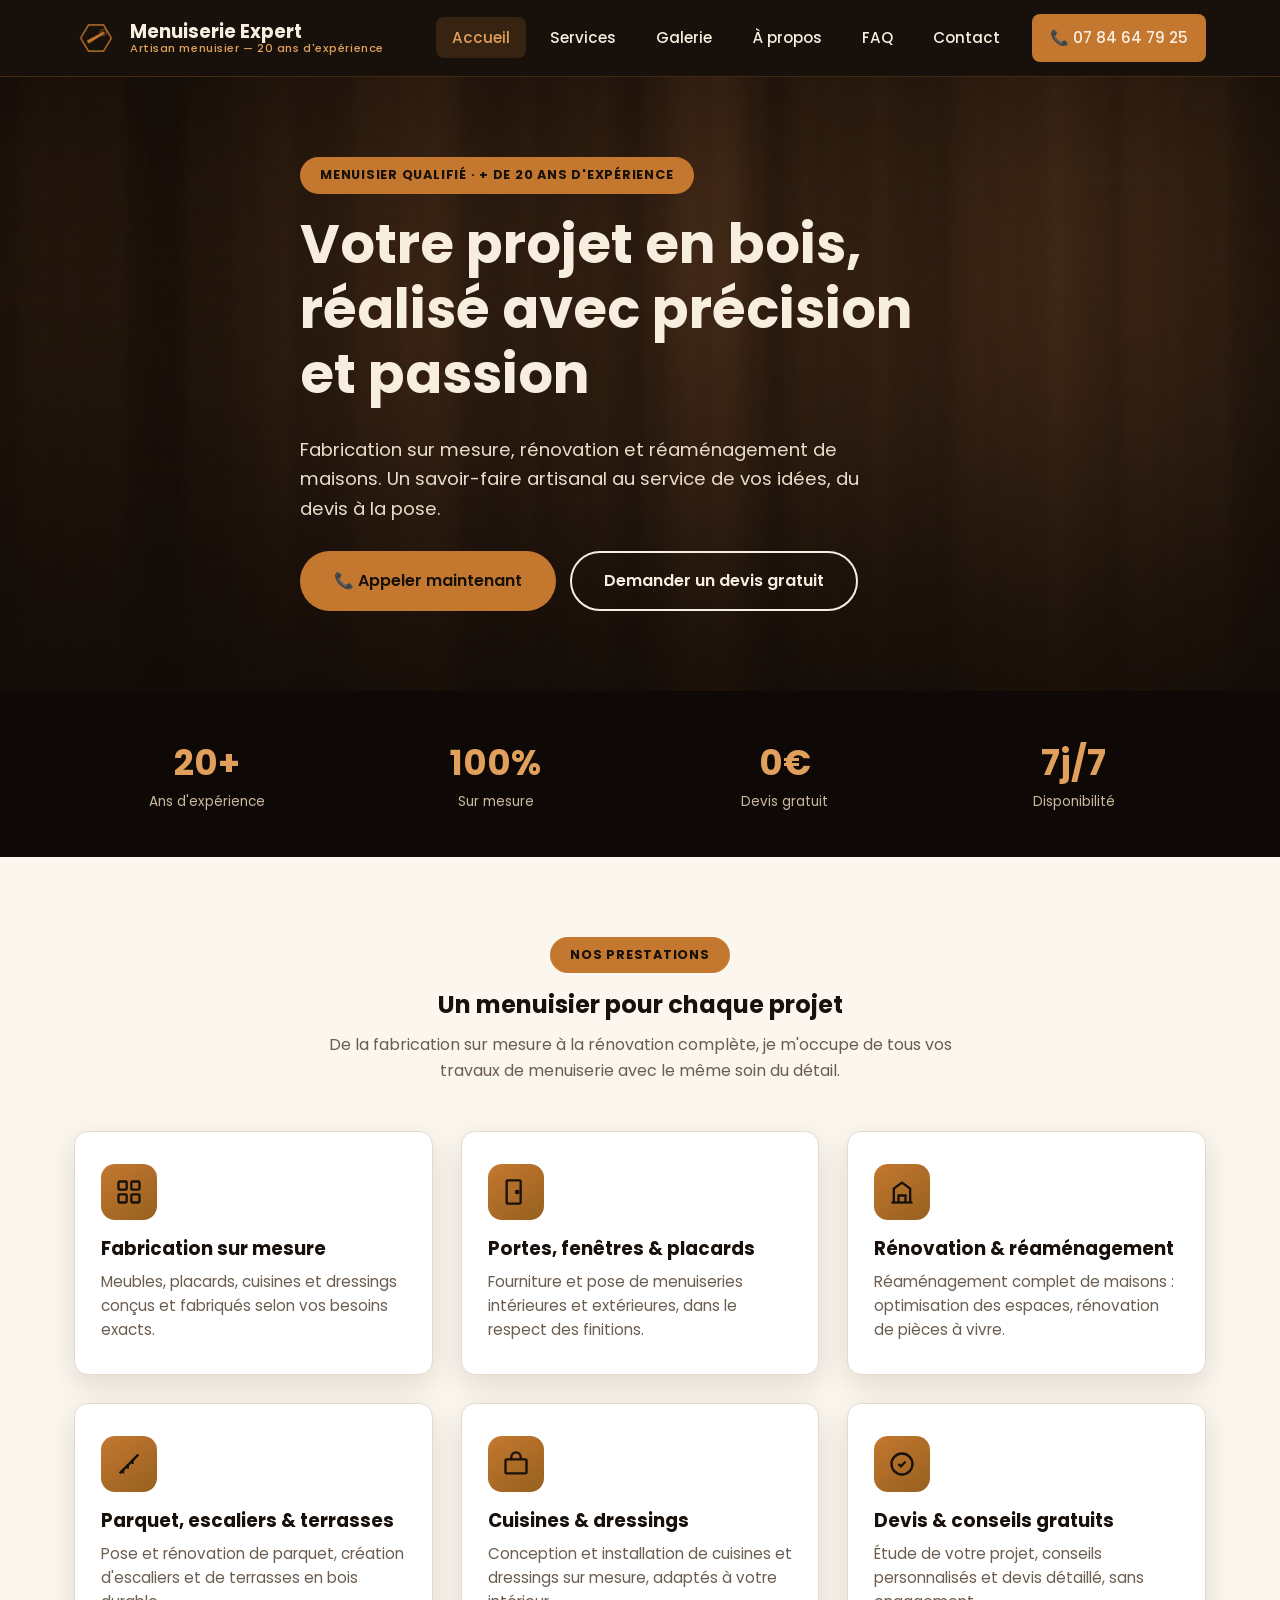
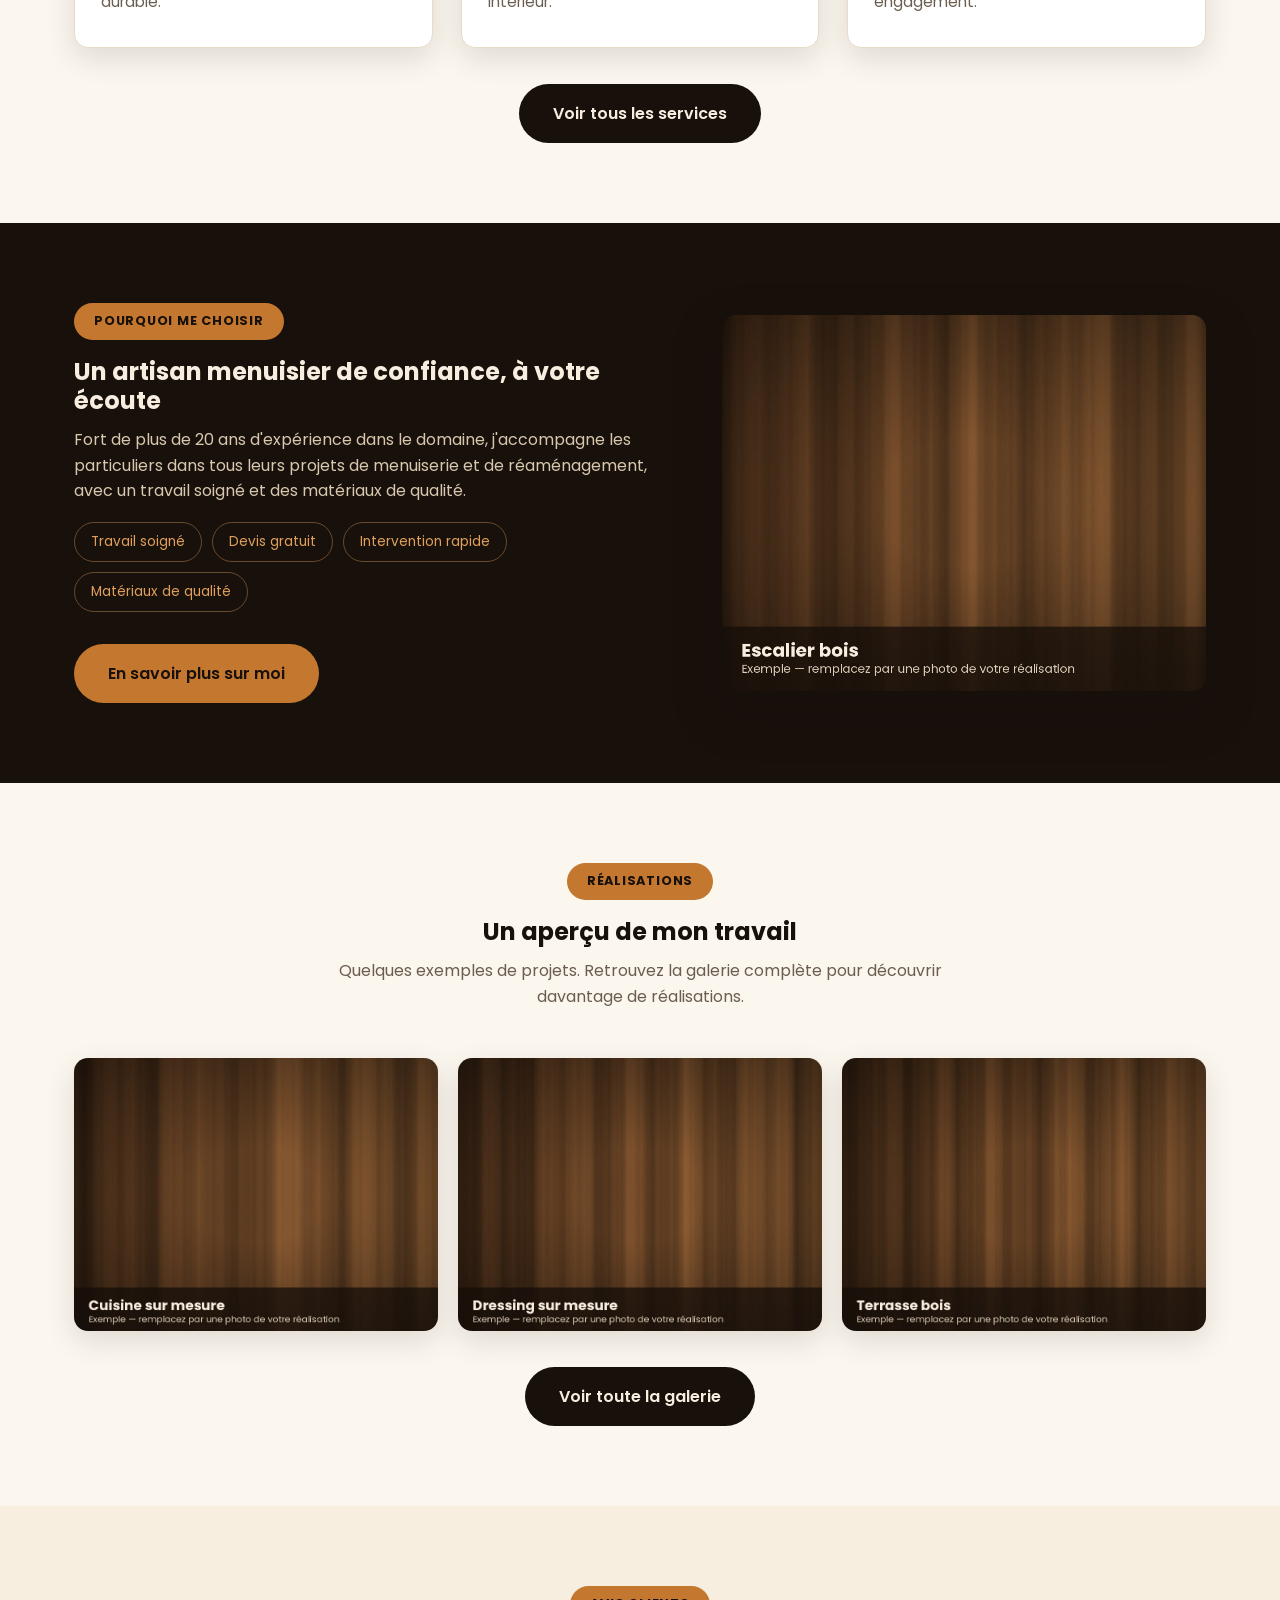
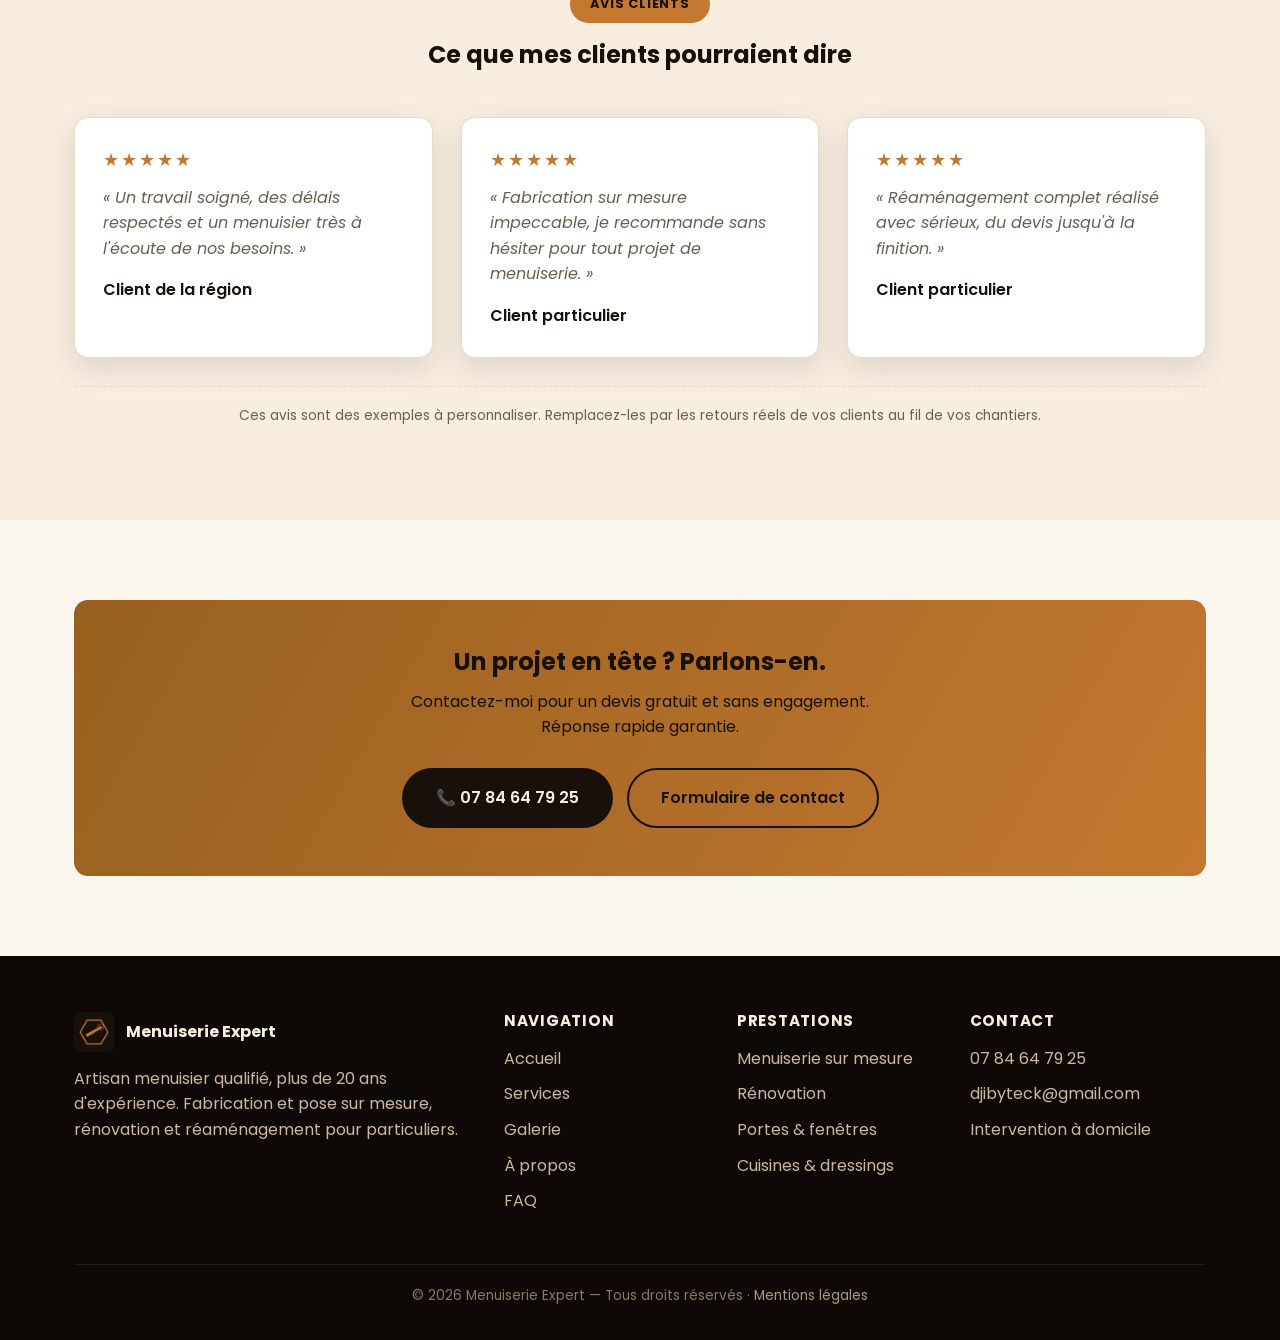
<file: index.html>
<!DOCTYPE html>
<html lang="fr">
<head>
<meta charset="UTF-8">
<meta name="viewport" content="width=device-width, initial-scale=1.0">
<title>Menuiserie Expert — Artisan menuisier, 20 ans d'expérience</title>
<meta name="description" content="Menuisier qualifié avec plus de 20 ans d'expérience. Fabrication sur mesure, rénovation et réaménagement de maisons. Devis gratuit — 07 84 64 79 25.">
<link rel="icon" type="image/png" href="images/favicon-32.png">
<link rel="apple-touch-icon" href="images/favicon-192.png">
<meta property="og:title" content="Menuiserie Expert — Artisan menuisier, 20 ans d'expérience">
<meta property="og:description" content="Fabrication sur mesure, rénovation et réaménagement de maisons. Devis gratuit.">
<meta property="og:image" content="images/og-image.jpg">
<meta property="og:type" content="website">
<link rel="preconnect" href="https://fonts.googleapis.com">
<link rel="preconnect" href="https://fonts.gstatic.com" crossorigin>
<link href="https://fonts.googleapis.com/css2?family=Poppins:ital,wght@0,400;0,500;0,600;0,700;1,400&display=swap" rel="stylesheet">
<link rel="stylesheet" href="css/style.css">
</head>
<body>

<header class="site-header">
  <div class="nav-wrap">
    <a href="index.html" class="brand">
      <img src="images/favicon-192.png" alt="Logo Menuiserie Expert">
      <span class="brand-name">Menuiserie Expert<span>Artisan menuisier — 20 ans d'expérience</span></span>
    </a>
    <button class="nav-toggle" aria-label="Ouvrir le menu" aria-expanded="false"><span></span><span></span><span></span></button>
    <ul class="nav-links">
      <li><a href="index.html" data-page="index.html">Accueil</a></li>
      <li><a href="services.html" data-page="services.html">Services</a></li>
      <li><a href="galerie.html" data-page="galerie.html">Galerie</a></li>
      <li><a href="a-propos.html" data-page="a-propos.html">À propos</a></li>
      <li><a href="faq.html" data-page="faq.html">FAQ</a></li>
      <li><a href="contact.html" data-page="contact.html">Contact</a></li>
      <li class="nav-cta"><a href="tel:+33784647925" class="btn btn-primary">📞 07 84 64 79 25</a></li>
    </ul>
  </div>
</header>

<section class="hero" style="background-image:linear-gradient(0deg, rgba(14,9,6,.35), rgba(14,9,6,.15)), url('images/hero-accueil.jpg');">
  <div class="container">
    <div class="hero-inner">
      <span class="eyebrow">Menuisier qualifié · + de 20 ans d'expérience</span>
      <h1>Votre projet en bois, réalisé avec précision et passion</h1>
      <p class="lead">Fabrication sur mesure, rénovation et réaménagement de maisons. Un savoir-faire artisanal au service de vos idées, du devis à la pose.</p>
      <div class="hero-actions">
        <a href="tel:+33784647925" class="btn btn-primary">📞 Appeler maintenant</a>
        <a href="contact.html" class="btn btn-outline">Demander un devis gratuit</a>
      </div>
    </div>
  </div>
</section>

<div class="stats">
  <div class="container stats-grid">
    <div class="stat"><div class="num">20+</div><div class="lbl">Ans d'expérience</div></div>
    <div class="stat"><div class="num">100%</div><div class="lbl">Sur mesure</div></div>
    <div class="stat"><div class="num">0€</div><div class="lbl">Devis gratuit</div></div>
    <div class="stat"><div class="num">7j/7</div><div class="lbl">Disponibilité</div></div>
  </div>
</div>

<section>
  <div class="container">
    <div class="section-head">
      <span class="eyebrow">Nos prestations</span>
      <h2>Un menuisier pour chaque projet</h2>
      <p>De la fabrication sur mesure à la rénovation complète, je m'occupe de tous vos travaux de menuiserie avec le même soin du détail.</p>
    </div>
    <div class="grid grid-3">
      <div class="card">
        <div class="icon-wrap"><svg viewBox="0 0 24 24"><rect x="3" y="3" width="7" height="7" rx="1"></rect><rect x="14" y="3" width="7" height="7" rx="1"></rect><rect x="3" y="14" width="7" height="7" rx="1"></rect><rect x="14" y="14" width="7" height="7" rx="1"></rect></svg></div>
        <h3>Fabrication sur mesure</h3>
        <p>Meubles, placards, cuisines et dressings conçus et fabriqués selon vos besoins exacts.</p>
      </div>
      <div class="card">
        <div class="icon-wrap"><svg viewBox="0 0 24 24"><rect x="4" y="2" width="12" height="20" rx="1"></rect><circle cx="13" cy="12" r="1"></circle></svg></div>
        <h3>Portes, fenêtres & placards</h3>
        <p>Fourniture et pose de menuiseries intérieures et extérieures, dans le respect des finitions.</p>
      </div>
      <div class="card">
        <div class="icon-wrap"><svg viewBox="0 0 24 24"><path d="M3 21h18"></path><path d="M5 21V9l7-5 7 5v12"></path><path d="M9 21v-6h6v6"></path></svg></div>
        <h3>Rénovation & réaménagement</h3>
        <p>Réaménagement complet de maisons : optimisation des espaces, rénovation de pièces à vivre.</p>
      </div>
      <div class="card">
        <div class="icon-wrap"><svg viewBox="0 0 24 24"><line x1="4" y1="20" x2="20" y2="4"></line><line x1="7" y1="20" x2="7" y2="16"></line><line x1="11" y1="16" x2="11" y2="12"></line><line x1="15" y1="12" x2="15" y2="8"></line></svg></div>
        <h3>Parquet, escaliers & terrasses</h3>
        <p>Pose et rénovation de parquet, création d'escaliers et de terrasses en bois durable.</p>
      </div>
      <div class="card">
        <div class="icon-wrap"><svg viewBox="0 0 24 24"><rect x="3" y="8" width="18" height="12" rx="1"></rect><path d="M8 8V6a4 4 0 0 1 8 0v2"></path></svg></div>
        <h3>Cuisines & dressings</h3>
        <p>Conception et installation de cuisines et dressings sur mesure, adaptés à votre intérieur.</p>
      </div>
      <div class="card">
        <div class="icon-wrap"><svg viewBox="0 0 24 24"><circle cx="12" cy="12" r="9"></circle><path d="M9 12l2 2 4-4"></path></svg></div>
        <h3>Devis & conseils gratuits</h3>
        <p>Étude de votre projet, conseils personnalisés et devis détaillé, sans engagement.</p>
      </div>
    </div>
    <div class="text-center" style="margin-top:36px;">
      <a href="services.html" class="btn btn-dark">Voir tous les services</a>
    </div>
  </div>
</section>

<section class="section-dark">
  <div class="container">
    <div class="two-col">
      <div>
        <span class="eyebrow">Pourquoi me choisir</span>
        <h2>Un artisan menuisier de confiance, à votre écoute</h2>
        <p style="color:#d8c8ae;">Fort de plus de 20 ans d'expérience dans le domaine, j'accompagne les particuliers dans tous leurs projets de menuiserie et de réaménagement, avec un travail soigné et des matériaux de qualité.</p>
        <div class="tag-list">
          <span style="background:transparent;border-color:rgba(224,160,92,.4);color:#e0a05c;">Travail soigné</span>
          <span style="background:transparent;border-color:rgba(224,160,92,.4);color:#e0a05c;">Devis gratuit</span>
          <span style="background:transparent;border-color:rgba(224,160,92,.4);color:#e0a05c;">Intervention rapide</span>
          <span style="background:transparent;border-color:rgba(224,160,92,.4);color:#e0a05c;">Matériaux de qualité</span>
        </div>
        <div style="margin-top:32px;">
          <a href="a-propos.html" class="btn btn-primary">En savoir plus sur moi</a>
        </div>
      </div>
      <div>
        <img src="images/gallery-2.jpg" alt="Réalisation de menuiserie sur mesure" style="border-radius:14px;box-shadow:var(--shadow-lg);">
      </div>
    </div>
  </div>
</section>

<section>
  <div class="container">
    <div class="section-head">
      <span class="eyebrow">Réalisations</span>
      <h2>Un aperçu de mon travail</h2>
      <p>Quelques exemples de projets. Retrouvez la galerie complète pour découvrir davantage de réalisations.</p>
    </div>
    <div class="gallery-grid">
      <a class="gallery-item" href="galerie.html"><img src="images/gallery-1.jpg" alt="Cuisine sur mesure"></a>
      <a class="gallery-item" href="galerie.html"><img src="images/gallery-3.jpg" alt="Dressing sur mesure"></a>
      <a class="gallery-item" href="galerie.html"><img src="images/gallery-4.jpg" alt="Terrasse en bois"></a>
    </div>
    <div class="text-center" style="margin-top:36px;">
      <a href="galerie.html" class="btn btn-dark">Voir toute la galerie</a>
    </div>
  </div>
</section>

<section style="background:var(--cream);">
  <div class="container">
    <div class="section-head">
      <span class="eyebrow">Avis clients</span>
      <h2>Ce que mes clients pourraient dire</h2>
    </div>
    <div class="grid grid-3">
      <div class="testimonial">
        <div class="stars">★★★★★</div>
        <p>« Un travail soigné, des délais respectés et un menuisier très à l'écoute de nos besoins. »</p>
        <div class="author">Client de la région</div>
      </div>
      <div class="testimonial">
        <div class="stars">★★★★★</div>
        <p>« Fabrication sur mesure impeccable, je recommande sans hésiter pour tout projet de menuiserie. »</p>
        <div class="author">Client particulier</div>
      </div>
      <div class="testimonial">
        <div class="stars">★★★★★</div>
        <p>« Réaménagement complet réalisé avec sérieux, du devis jusqu'à la finition. »</p>
        <div class="author">Client particulier</div>
      </div>
    </div>
    <p class="note-placeholder">Ces avis sont des exemples à personnaliser. Remplacez-les par les retours réels de vos clients au fil de vos chantiers.</p>
  </div>
</section>

<section>
  <div class="container">
    <div class="cta-band">
      <h2>Un projet en tête ? Parlons-en.</h2>
      <p style="max-width:520px;margin:0 auto 24px;">Contactez-moi pour un devis gratuit et sans engagement. Réponse rapide garantie.</p>
      <div class="hero-actions" style="justify-content:center;">
        <a href="tel:+33784647925" class="btn btn-dark">📞 07 84 64 79 25</a>
        <a href="contact.html" class="btn btn-outline" style="border-color:var(--dark);color:var(--dark);">Formulaire de contact</a>
      </div>
    </div>
  </div>
</section>

<footer class="site-footer">
  <div class="container">
    <div class="footer-grid">
      <div>
        <div class="footer-brand"><img src="images/favicon-192.png" alt="Logo"><strong style="color:var(--cream)">Menuiserie Expert</strong></div>
        <p>Artisan menuisier qualifié, plus de 20 ans d'expérience. Fabrication et pose sur mesure, rénovation et réaménagement pour particuliers.</p>
      </div>
      <div>
        <h4>Navigation</h4>
        <ul>
          <li><a href="index.html">Accueil</a></li>
          <li><a href="services.html">Services</a></li>
          <li><a href="galerie.html">Galerie</a></li>
          <li><a href="a-propos.html">À propos</a></li>
          <li><a href="faq.html">FAQ</a></li>
        </ul>
      </div>
      <div>
        <h4>Prestations</h4>
        <ul>
          <li><a href="services.html">Menuiserie sur mesure</a></li>
          <li><a href="services.html">Rénovation</a></li>
          <li><a href="services.html">Portes & fenêtres</a></li>
          <li><a href="services.html">Cuisines & dressings</a></li>
        </ul>
      </div>
      <div>
        <h4>Contact</h4>
        <ul>
          <li><a href="tel:+33784647925">07 84 64 79 25</a></li>
          <li><a href="mailto:djibyteck@gmail.com">djibyteck@gmail.com</a></li>
          <li>Intervention à domicile</li>
        </ul>
      </div>
    </div>
    <div class="footer-bottom">
      <p>© <span class="current-year"></span> Menuiserie Expert — Tous droits réservés · <a href="mentions-legales.html">Mentions légales</a></p>
    </div>
  </div>
</footer>

<div class="sticky-cta">
  <a href="tel:+33784647925" style="background:var(--amber);color:var(--dark);font-weight:600;">📞 Appeler</a>
  <a href="mailto:djibyteck@gmail.com" style="border:2px solid var(--amber);color:var(--amber-lt);font-weight:600;">✉️ Email</a>
</div>

<script src="js/script.js"></script>
</body>
</html>
</file>
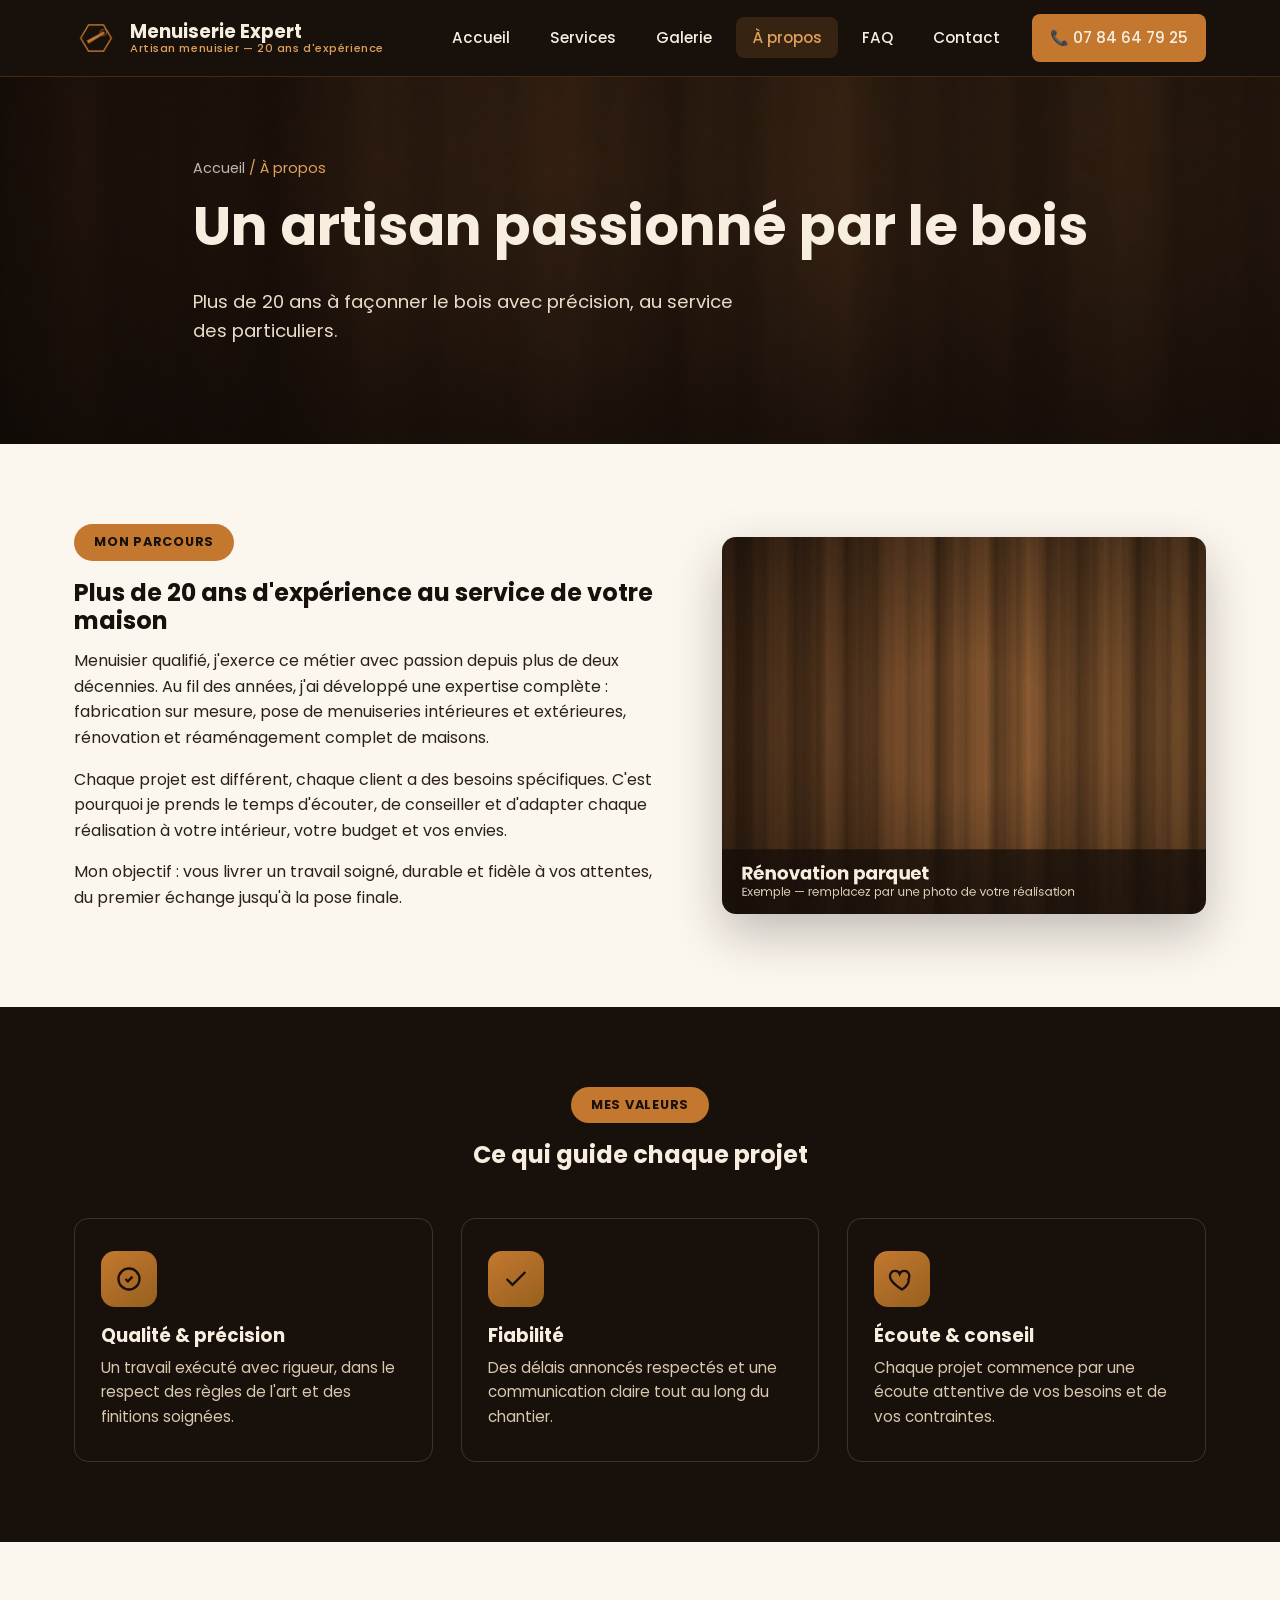
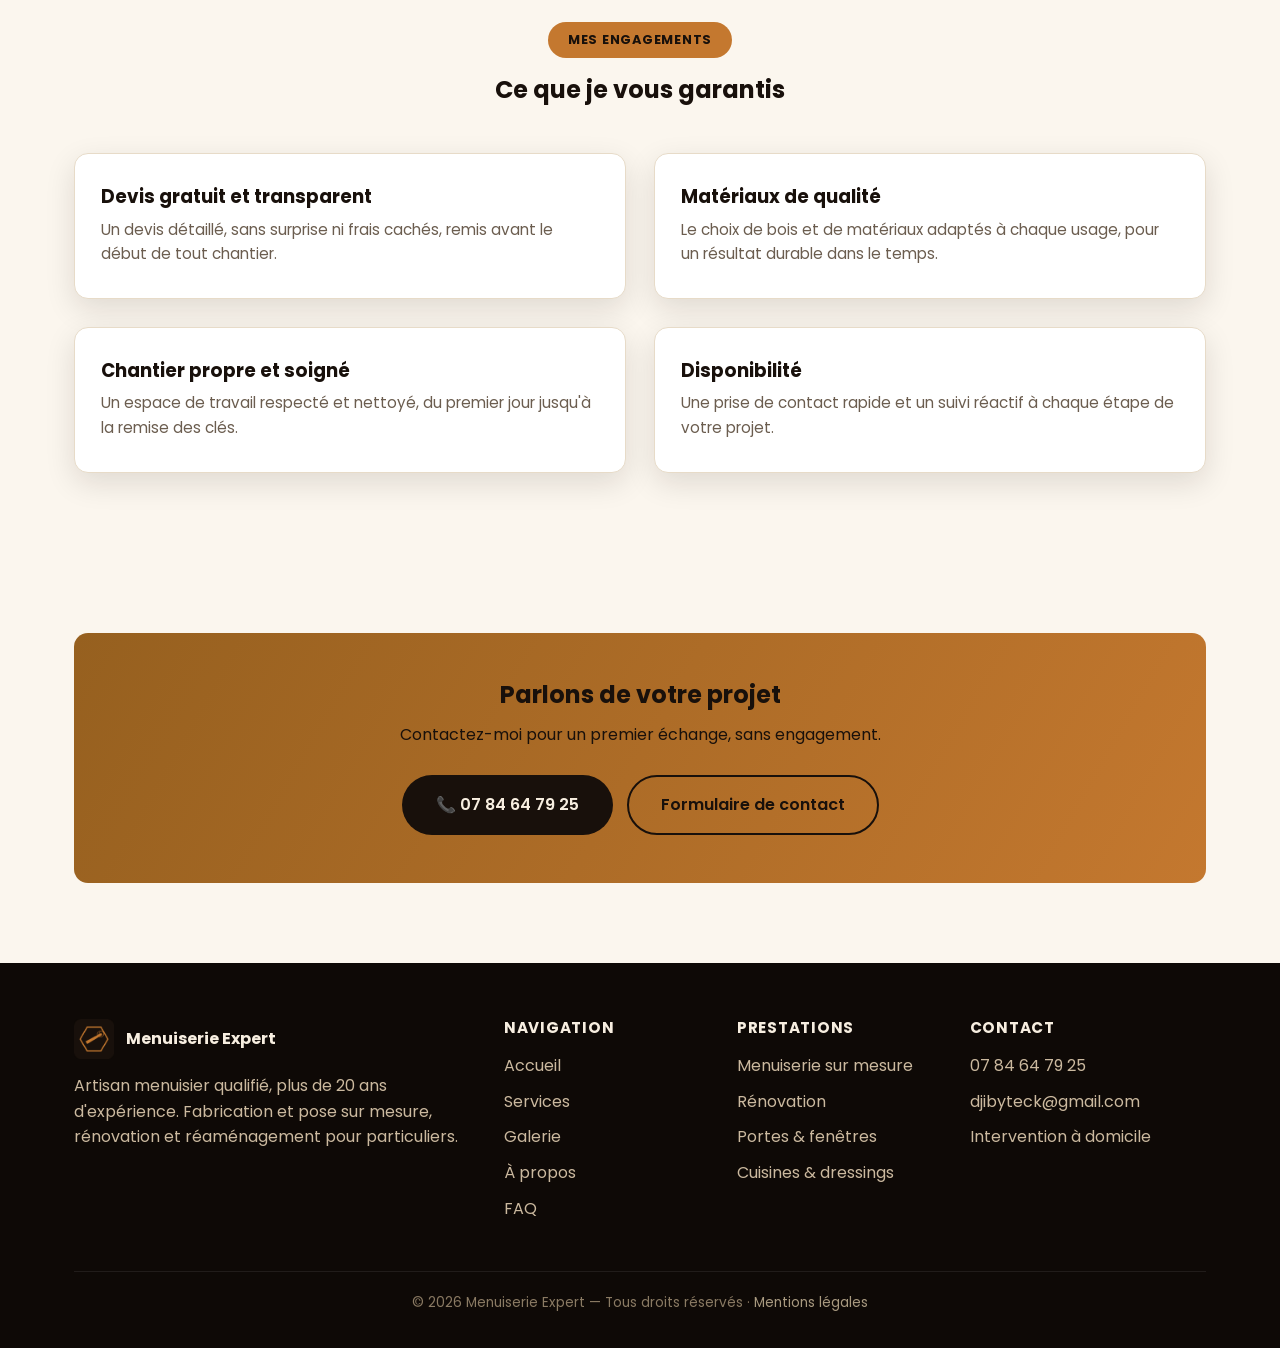
<file: a-propos.html>
<!DOCTYPE html>
<html lang="fr">
<head>
<meta charset="UTF-8">
<meta name="viewport" content="width=device-width, initial-scale=1.0">
<title>À propos | Menuiserie Expert</title>
<meta name="description" content="Menuisier qualifié depuis plus de 20 ans. Découvrez mon parcours, mes valeurs et ma manière de travailler.">
<link rel="icon" type="image/png" href="images/favicon-32.png">
<link rel="apple-touch-icon" href="images/favicon-192.png">
<meta property="og:title" content="À propos | Menuiserie Expert">
<meta property="og:image" content="images/og-image.jpg">
<link rel="preconnect" href="https://fonts.googleapis.com">
<link rel="preconnect" href="https://fonts.gstatic.com" crossorigin>
<link href="https://fonts.googleapis.com/css2?family=Poppins:ital,wght@0,400;0,500;0,600;0,700;1,400&display=swap" rel="stylesheet">
<link rel="stylesheet" href="css/style.css">
</head>
<body>

<header class="site-header">
  <div class="nav-wrap">
    <a href="index.html" class="brand">
      <img src="images/favicon-192.png" alt="Logo Menuiserie Expert">
      <span class="brand-name">Menuiserie Expert<span>Artisan menuisier — 20 ans d'expérience</span></span>
    </a>
    <button class="nav-toggle" aria-label="Ouvrir le menu" aria-expanded="false"><span></span><span></span><span></span></button>
    <ul class="nav-links">
      <li><a href="index.html" data-page="index.html">Accueil</a></li>
      <li><a href="services.html" data-page="services.html">Services</a></li>
      <li><a href="galerie.html" data-page="galerie.html">Galerie</a></li>
      <li><a href="a-propos.html" data-page="a-propos.html">À propos</a></li>
      <li><a href="faq.html" data-page="faq.html">FAQ</a></li>
      <li><a href="contact.html" data-page="contact.html">Contact</a></li>
      <li class="nav-cta"><a href="tel:+33784647925" class="btn btn-primary">📞 07 84 64 79 25</a></li>
    </ul>
  </div>
</header>

<section class="hero hero-page" style="background-image:linear-gradient(0deg, rgba(14,9,6,.55), rgba(14,9,6,.35)), url('images/hero-apropos.jpg');">
  <div class="container">
    <div class="breadcrumb"><a href="index.html">Accueil</a> / À propos</div>
    <h1>Un artisan passionné par le bois</h1>
    <p class="lead">Plus de 20 ans à façonner le bois avec précision, au service des particuliers.</p>
  </div>
</section>

<section>
  <div class="container">
    <div class="two-col">
      <div>
        <span class="eyebrow">Mon parcours</span>
        <h2>Plus de 20 ans d'expérience au service de votre maison</h2>
        <p>Menuisier qualifié, j'exerce ce métier avec passion depuis plus de deux décennies. Au fil des années, j'ai développé une expertise complète : fabrication sur mesure, pose de menuiseries intérieures et extérieures, rénovation et réaménagement complet de maisons.</p>
        <p>Chaque projet est différent, chaque client a des besoins spécifiques. C'est pourquoi je prends le temps d'écouter, de conseiller et d'adapter chaque réalisation à votre intérieur, votre budget et vos envies.</p>
        <p>Mon objectif : vous livrer un travail soigné, durable et fidèle à vos attentes, du premier échange jusqu'à la pose finale.</p>
      </div>
      <div>
        <img src="images/gallery-6.jpg" alt="Travail de menuiserie" style="border-radius:14px;box-shadow:var(--shadow-lg);">
      </div>
    </div>
  </div>
</section>

<section class="section-dark">
  <div class="container">
    <div class="section-head">
      <span class="eyebrow">Mes valeurs</span>
      <h2>Ce qui guide chaque projet</h2>
    </div>
    <div class="grid grid-3">
      <div class="card" style="background:transparent;border-color:rgba(255,255,255,.15);box-shadow:none;">
        <div class="icon-wrap"><svg viewBox="0 0 24 24"><circle cx="12" cy="12" r="9"></circle><path d="M9 12l2 2 4-4"></path></svg></div>
        <h3 style="color:var(--cream);">Qualité & précision</h3>
        <p style="color:#d8c8ae;">Un travail exécuté avec rigueur, dans le respect des règles de l'art et des finitions soignées.</p>
      </div>
      <div class="card" style="background:transparent;border-color:rgba(255,255,255,.15);box-shadow:none;">
        <div class="icon-wrap"><svg viewBox="0 0 24 24"><path d="M20 6L9 17l-5-5"></path></svg></div>
        <h3 style="color:var(--cream);">Fiabilité</h3>
        <p style="color:#d8c8ae;">Des délais annoncés respectés et une communication claire tout au long du chantier.</p>
      </div>
      <div class="card" style="background:transparent;border-color:rgba(255,255,255,.15);box-shadow:none;">
        <div class="icon-wrap"><svg viewBox="0 0 24 24"><path d="M12 21s-7-4.35-9.5-8.5C0.7 8.9 2.4 5 6 5c2 0 3.5 1.2 4 2.5C10.5 6.2 12 5 14 5c3.6 0 5.3 3.9 3.5 7.5C19 16.65 12 21 12 21z"></path></svg></div>
        <h3 style="color:var(--cream);">Écoute & conseil</h3>
        <p style="color:#d8c8ae;">Chaque projet commence par une écoute attentive de vos besoins et de vos contraintes.</p>
      </div>
    </div>
  </div>
</section>

<section>
  <div class="container">
    <div class="section-head">
      <span class="eyebrow">Mes engagements</span>
      <h2>Ce que je vous garantis</h2>
    </div>
    <div class="grid grid-2">
      <div class="card">
        <h3>Devis gratuit et transparent</h3>
        <p>Un devis détaillé, sans surprise ni frais cachés, remis avant le début de tout chantier.</p>
      </div>
      <div class="card">
        <h3>Matériaux de qualité</h3>
        <p>Le choix de bois et de matériaux adaptés à chaque usage, pour un résultat durable dans le temps.</p>
      </div>
      <div class="card">
        <h3>Chantier propre et soigné</h3>
        <p>Un espace de travail respecté et nettoyé, du premier jour jusqu'à la remise des clés.</p>
      </div>
      <div class="card">
        <h3>Disponibilité</h3>
        <p>Une prise de contact rapide et un suivi réactif à chaque étape de votre projet.</p>
      </div>
    </div>
  </div>
</section>

<section>
  <div class="container">
    <div class="cta-band">
      <h2>Parlons de votre projet</h2>
      <p style="max-width:520px;margin:0 auto 24px;">Contactez-moi pour un premier échange, sans engagement.</p>
      <div class="hero-actions" style="justify-content:center;">
        <a href="tel:+33784647925" class="btn btn-dark">📞 07 84 64 79 25</a>
        <a href="contact.html" class="btn btn-outline" style="border-color:var(--dark);color:var(--dark);">Formulaire de contact</a>
      </div>
    </div>
  </div>
</section>

<footer class="site-footer">
  <div class="container">
    <div class="footer-grid">
      <div>
        <div class="footer-brand"><img src="images/favicon-192.png" alt="Logo"><strong style="color:var(--cream)">Menuiserie Expert</strong></div>
        <p>Artisan menuisier qualifié, plus de 20 ans d'expérience. Fabrication et pose sur mesure, rénovation et réaménagement pour particuliers.</p>
      </div>
      <div>
        <h4>Navigation</h4>
        <ul>
          <li><a href="index.html">Accueil</a></li>
          <li><a href="services.html">Services</a></li>
          <li><a href="galerie.html">Galerie</a></li>
          <li><a href="a-propos.html">À propos</a></li>
          <li><a href="faq.html">FAQ</a></li>
        </ul>
      </div>
      <div>
        <h4>Prestations</h4>
        <ul>
          <li><a href="services.html">Menuiserie sur mesure</a></li>
          <li><a href="services.html">Rénovation</a></li>
          <li><a href="services.html">Portes & fenêtres</a></li>
          <li><a href="services.html">Cuisines & dressings</a></li>
        </ul>
      </div>
      <div>
        <h4>Contact</h4>
        <ul>
          <li><a href="tel:+33784647925">07 84 64 79 25</a></li>
          <li><a href="mailto:djibyteck@gmail.com">djibyteck@gmail.com</a></li>
          <li>Intervention à domicile</li>
        </ul>
      </div>
    </div>
    <div class="footer-bottom">
      <p>© <span class="current-year"></span> Menuiserie Expert — Tous droits réservés · <a href="mentions-legales.html">Mentions légales</a></p>
    </div>
  </div>
</footer>

<div class="sticky-cta">
  <a href="tel:+33784647925" style="background:var(--amber);color:var(--dark);font-weight:600;">📞 Appeler</a>
  <a href="mailto:djibyteck@gmail.com" style="border:2px solid var(--amber);color:var(--amber-lt);font-weight:600;">✉️ Email</a>
</div>

<script src="js/script.js"></script>
</body>
</html>
</file>
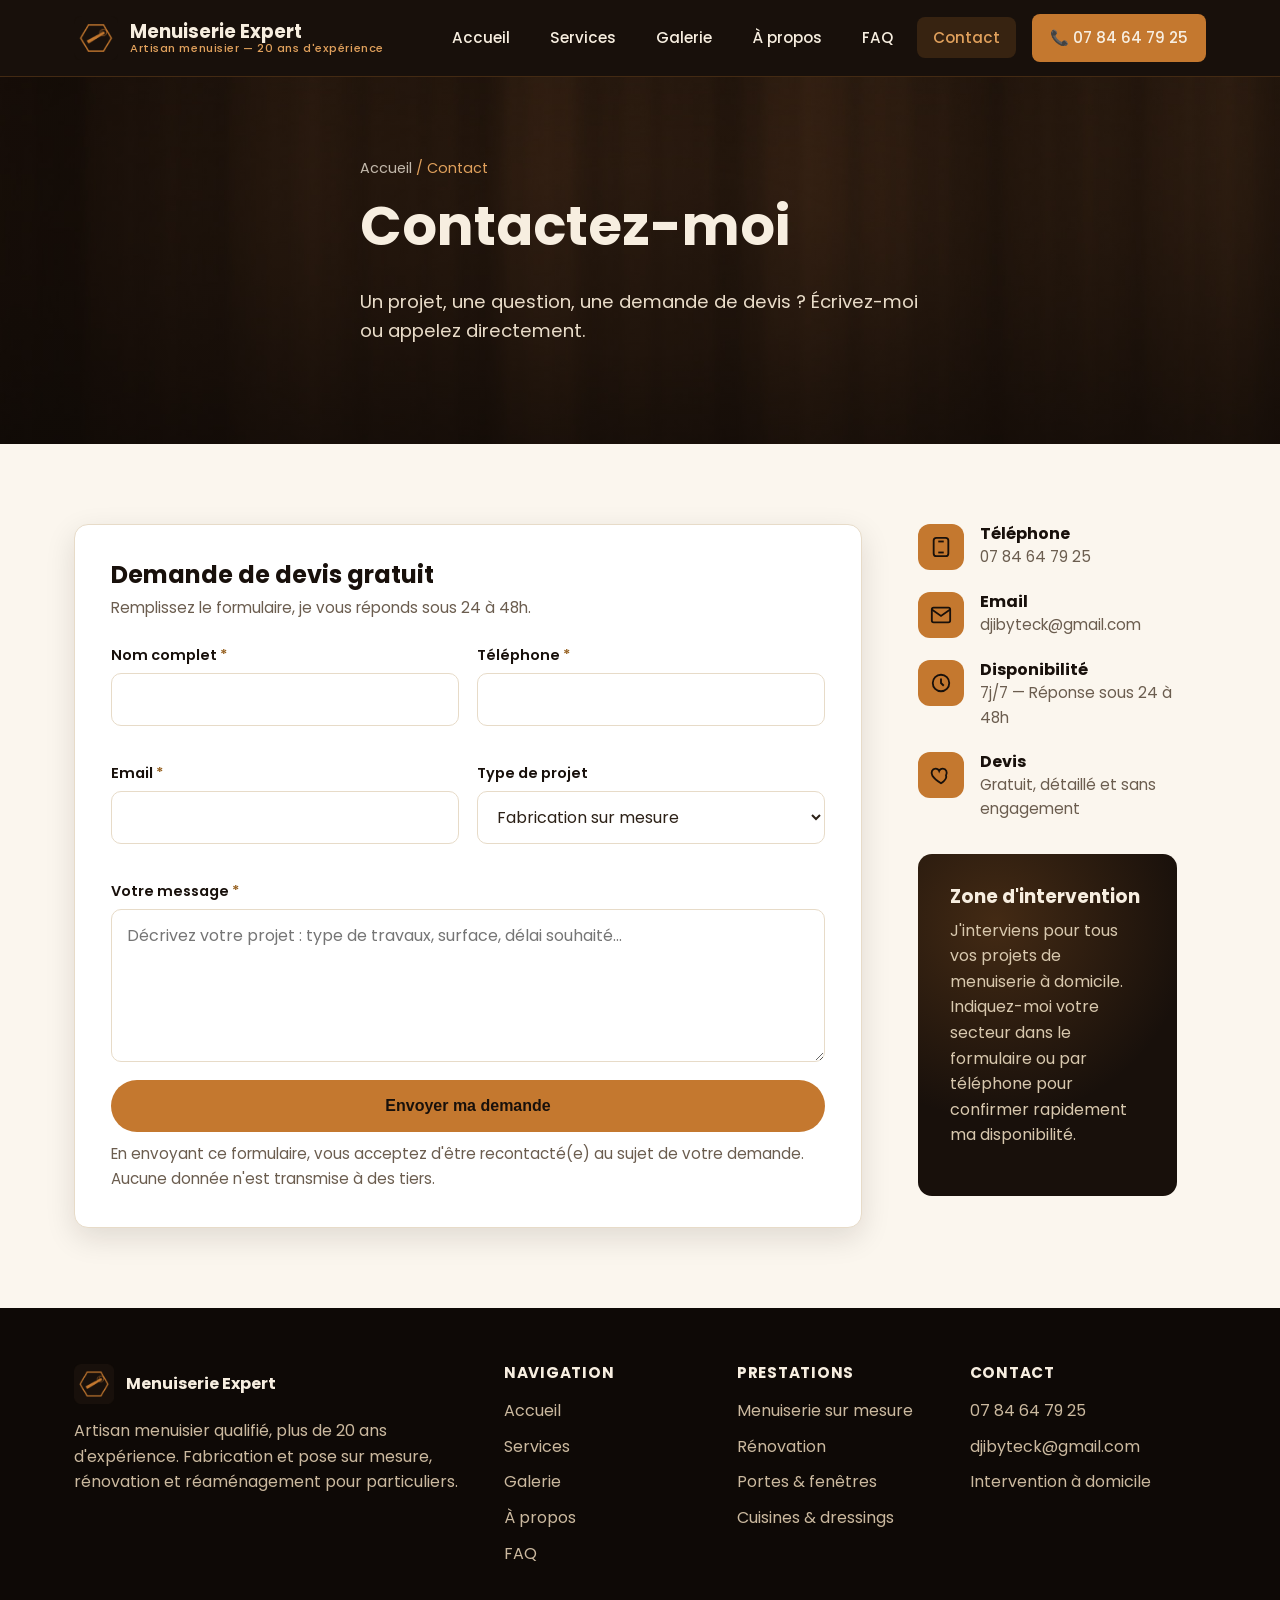
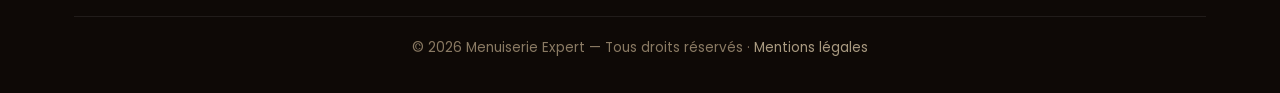
<file: contact.html>
<!DOCTYPE html>
<html lang="fr">
<head>
<meta charset="UTF-8">
<meta name="viewport" content="width=device-width, initial-scale=1.0">
<title>Contact | Menuiserie Expert</title>
<meta name="description" content="Contactez-moi pour un devis gratuit : téléphone, email ou formulaire de contact en ligne.">
<link rel="icon" type="image/png" href="images/favicon-32.png">
<link rel="apple-touch-icon" href="images/favicon-192.png">
<meta property="og:title" content="Contact | Menuiserie Expert">
<meta property="og:image" content="images/og-image.jpg">
<link rel="preconnect" href="https://fonts.googleapis.com">
<link rel="preconnect" href="https://fonts.gstatic.com" crossorigin>
<link href="https://fonts.googleapis.com/css2?family=Poppins:ital,wght@0,400;0,500;0,600;0,700;1,400&display=swap" rel="stylesheet">
<link rel="stylesheet" href="css/style.css">
</head>
<body>

<header class="site-header">
  <div class="nav-wrap">
    <a href="index.html" class="brand">
      <img src="images/favicon-192.png" alt="Logo Menuiserie Expert">
      <span class="brand-name">Menuiserie Expert<span>Artisan menuisier — 20 ans d'expérience</span></span>
    </a>
    <button class="nav-toggle" aria-label="Ouvrir le menu" aria-expanded="false"><span></span><span></span><span></span></button>
    <ul class="nav-links">
      <li><a href="index.html" data-page="index.html">Accueil</a></li>
      <li><a href="services.html" data-page="services.html">Services</a></li>
      <li><a href="galerie.html" data-page="galerie.html">Galerie</a></li>
      <li><a href="a-propos.html" data-page="a-propos.html">À propos</a></li>
      <li><a href="faq.html" data-page="faq.html">FAQ</a></li>
      <li><a href="contact.html" data-page="contact.html">Contact</a></li>
      <li class="nav-cta"><a href="tel:+33784647925" class="btn btn-primary">📞 07 84 64 79 25</a></li>
    </ul>
  </div>
</header>

<section class="hero hero-page" style="background-image:linear-gradient(0deg, rgba(14,9,6,.55), rgba(14,9,6,.35)), url('images/hero-contact.jpg');">
  <div class="container">
    <div class="breadcrumb"><a href="index.html">Accueil</a> / Contact</div>
    <h1>Contactez-moi</h1>
    <p class="lead">Un projet, une question, une demande de devis ? Écrivez-moi ou appelez directement.</p>
  </div>
</section>

<section>
  <div class="container">
    <div class="two-col" style="align-items:flex-start;">

      <div class="card" style="padding:36px;">
        <h2 style="margin-bottom:6px;">Demande de devis gratuit</h2>
        <p style="color:var(--text-muted);margin-bottom:24px;">Remplissez le formulaire, je vous réponds sous 24 à 48h.</p>

        <form id="contact-form" action="https://formspree.io/f/VOTRE_ID_FORMSPREE" method="POST">
          <div class="form-grid">
            <div class="field">
              <label for="nom">Nom complet <span class="req">*</span></label>
              <input type="text" id="nom" name="nom" required autocomplete="name">
            </div>
            <div class="field">
              <label for="telephone">Téléphone <span class="req">*</span></label>
              <input type="tel" id="telephone" name="telephone" required autocomplete="tel">
            </div>
            <div class="field">
              <label for="email">Email <span class="req">*</span></label>
              <input type="email" id="email" name="email" required autocomplete="email">
            </div>
            <div class="field">
              <label for="service">Type de projet</label>
              <select id="service" name="service">
                <option value="Fabrication sur mesure">Fabrication sur mesure</option>
                <option value="Portes, fenêtres & placards">Portes, fenêtres & placards</option>
                <option value="Rénovation & réaménagement">Rénovation & réaménagement</option>
                <option value="Parquet, escaliers & terrasses">Parquet, escaliers & terrasses</option>
                <option value="Cuisine / dressing">Cuisine / dressing</option>
                <option value="Autre">Autre</option>
              </select>
            </div>
            <div class="field full">
              <label for="message">Votre message <span class="req">*</span></label>
              <textarea id="message" name="message" rows="5" required placeholder="Décrivez votre projet : type de travaux, surface, délai souhaité..."></textarea>
            </div>
          </div>
          <input type="hidden" name="_subject" value="Nouvelle demande de devis — site Menuiserie Expert">
          <button type="submit" class="btn btn-primary btn-block">Envoyer ma demande</button>
          <p id="form-status" class="form-status"></p>
          <p class="form-note">En envoyant ce formulaire, vous acceptez d'être recontacté(e) au sujet de votre demande. Aucune donnée n'est transmise à des tiers.</p>
        </form>
      </div>

      <div>
        <div class="contact-info-list">
          <div class="contact-info-item">
            <div class="ic"><svg viewBox="0 0 24 24"><rect x="4" y="2" width="16" height="20" rx="3"></rect><path d="M9 6h6"></path><path d="M9 18h6"></path></svg></div>
            <div>
              <h4>Téléphone</h4>
              <p><a href="tel:+33784647925">07 84 64 79 25</a></p>
            </div>
          </div>
          <div class="contact-info-item">
            <div class="ic"><svg viewBox="0 0 24 24"><rect x="2" y="4" width="20" height="16" rx="2"></rect><path d="M2 6l10 7 10-7"></path></svg></div>
            <div>
              <h4>Email</h4>
              <p><a href="mailto:djibyteck@gmail.com">djibyteck@gmail.com</a></p>
            </div>
          </div>
          <div class="contact-info-item">
            <div class="ic"><svg viewBox="0 0 24 24"><circle cx="12" cy="12" r="9"></circle><path d="M12 7v5l3 3"></path></svg></div>
            <div>
              <h4>Disponibilité</h4>
              <p>7j/7 — Réponse sous 24 à 48h</p>
            </div>
          </div>
          <div class="contact-info-item">
            <div class="ic"><svg viewBox="0 0 24 24"><path d="M12 21s-7-4.35-9.5-8.5C0.7 8.9 2.4 5 6 5c2 0 3.5 1.2 4 2.5C10.5 6.2 12 5 14 5c3.6 0 5.3 3.9 3.5 7.5C19 16.65 12 21 12 21z"></path></svg></div>
            <div>
              <h4>Devis</h4>
              <p>Gratuit, détaillé et sans engagement</p>
            </div>
          </div>
        </div>

        <div class="zone-box" style="margin-top:32px;">
          <h3>Zone d'intervention</h3>
          <p>J'interviens pour tous vos projets de menuiserie à domicile. Indiquez-moi votre secteur dans le formulaire ou par téléphone pour confirmer rapidement ma disponibilité.</p>
        </div>
      </div>

    </div>
  </div>
</section>

<footer class="site-footer">
  <div class="container">
    <div class="footer-grid">
      <div>
        <div class="footer-brand"><img src="images/favicon-192.png" alt="Logo"><strong style="color:var(--cream)">Menuiserie Expert</strong></div>
        <p>Artisan menuisier qualifié, plus de 20 ans d'expérience. Fabrication et pose sur mesure, rénovation et réaménagement pour particuliers.</p>
      </div>
      <div>
        <h4>Navigation</h4>
        <ul>
          <li><a href="index.html">Accueil</a></li>
          <li><a href="services.html">Services</a></li>
          <li><a href="galerie.html">Galerie</a></li>
          <li><a href="a-propos.html">À propos</a></li>
          <li><a href="faq.html">FAQ</a></li>
        </ul>
      </div>
      <div>
        <h4>Prestations</h4>
        <ul>
          <li><a href="services.html">Menuiserie sur mesure</a></li>
          <li><a href="services.html">Rénovation</a></li>
          <li><a href="services.html">Portes & fenêtres</a></li>
          <li><a href="services.html">Cuisines & dressings</a></li>
        </ul>
      </div>
      <div>
        <h4>Contact</h4>
        <ul>
          <li><a href="tel:+33784647925">07 84 64 79 25</a></li>
          <li><a href="mailto:djibyteck@gmail.com">djibyteck@gmail.com</a></li>
          <li>Intervention à domicile</li>
        </ul>
      </div>
    </div>
    <div class="footer-bottom">
      <p>© <span class="current-year"></span> Menuiserie Expert — Tous droits réservés · <a href="mentions-legales.html">Mentions légales</a></p>
    </div>
  </div>
</footer>

<div class="sticky-cta">
  <a href="tel:+33784647925" style="background:var(--amber);color:var(--dark);font-weight:600;">📞 Appeler</a>
  <a href="mailto:djibyteck@gmail.com" style="border:2px solid var(--amber);color:var(--amber-lt);font-weight:600;">✉️ Email</a>
</div>

<script src="js/script.js"></script>
</body>
</html>
</file>
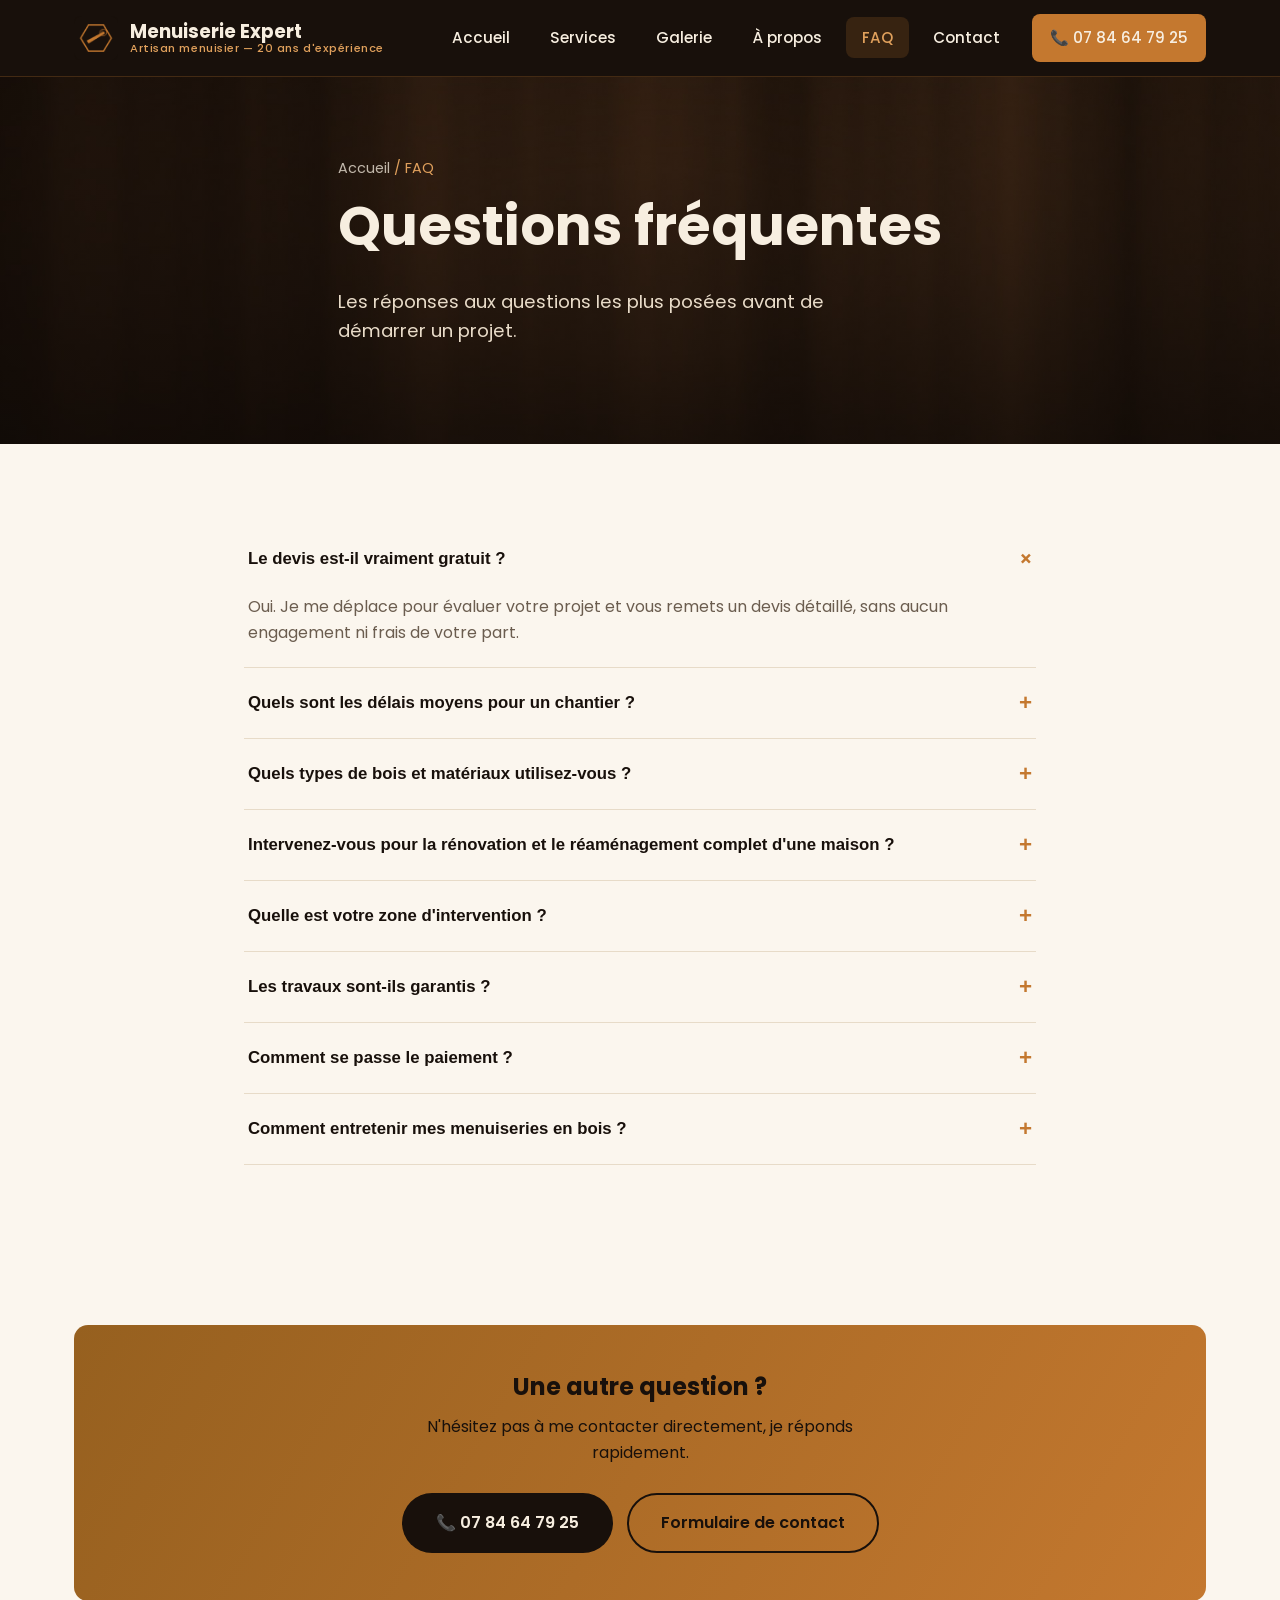
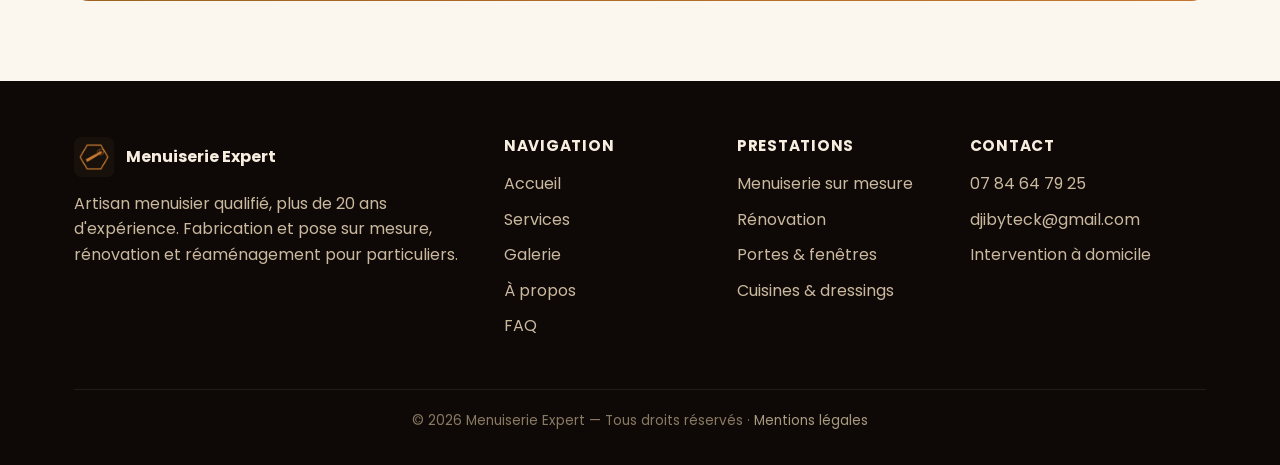
<file: faq.html>
<!DOCTYPE html>
<html lang="fr">
<head>
<meta charset="UTF-8">
<meta name="viewport" content="width=device-width, initial-scale=1.0">
<title>Questions fréquentes | Menuiserie Expert</title>
<meta name="description" content="Réponses aux questions fréquentes : devis, délais, zone d'intervention, garanties et types de bois utilisés.">
<link rel="icon" type="image/png" href="images/favicon-32.png">
<link rel="apple-touch-icon" href="images/favicon-192.png">
<meta property="og:title" content="Questions fréquentes | Menuiserie Expert">
<meta property="og:image" content="images/og-image.jpg">
<link rel="preconnect" href="https://fonts.googleapis.com">
<link rel="preconnect" href="https://fonts.gstatic.com" crossorigin>
<link href="https://fonts.googleapis.com/css2?family=Poppins:ital,wght@0,400;0,500;0,600;0,700;1,400&display=swap" rel="stylesheet">
<link rel="stylesheet" href="css/style.css">
</head>
<body>

<header class="site-header">
  <div class="nav-wrap">
    <a href="index.html" class="brand">
      <img src="images/favicon-192.png" alt="Logo Menuiserie Expert">
      <span class="brand-name">Menuiserie Expert<span>Artisan menuisier — 20 ans d'expérience</span></span>
    </a>
    <button class="nav-toggle" aria-label="Ouvrir le menu" aria-expanded="false"><span></span><span></span><span></span></button>
    <ul class="nav-links">
      <li><a href="index.html" data-page="index.html">Accueil</a></li>
      <li><a href="services.html" data-page="services.html">Services</a></li>
      <li><a href="galerie.html" data-page="galerie.html">Galerie</a></li>
      <li><a href="a-propos.html" data-page="a-propos.html">À propos</a></li>
      <li><a href="faq.html" data-page="faq.html">FAQ</a></li>
      <li><a href="contact.html" data-page="contact.html">Contact</a></li>
      <li class="nav-cta"><a href="tel:+33784647925" class="btn btn-primary">📞 07 84 64 79 25</a></li>
    </ul>
  </div>
</header>

<section class="hero hero-page" style="background-image:linear-gradient(0deg, rgba(14,9,6,.55), rgba(14,9,6,.35)), url('images/hero-faq.jpg');">
  <div class="container">
    <div class="breadcrumb"><a href="index.html">Accueil</a> / FAQ</div>
    <h1>Questions fréquentes</h1>
    <p class="lead">Les réponses aux questions les plus posées avant de démarrer un projet.</p>
  </div>
</section>

<section>
  <div class="container" style="max-width:840px;">

    <div class="faq-item open">
      <button class="faq-q"><span>Le devis est-il vraiment gratuit ?</span><span class="plus">+</span></button>
      <div class="faq-a"><div class="faq-a-inner">Oui. Je me déplace pour évaluer votre projet et vous remets un devis détaillé, sans aucun engagement ni frais de votre part.</div></div>
    </div>

    <div class="faq-item">
      <button class="faq-q"><span>Quels sont les délais moyens pour un chantier ?</span><span class="plus">+</span></button>
      <div class="faq-a"><div class="faq-a-inner">Les délais dépendent de la nature et de l'ampleur du projet. Une estimation précise vous sera communiquée lors du devis, avec un planning clair avant le début des travaux.</div></div>
    </div>

    <div class="faq-item">
      <button class="faq-q"><span>Quels types de bois et matériaux utilisez-vous ?</span><span class="plus">+</span></button>
      <div class="faq-a"><div class="faq-a-inner">Le choix du bois (massif, contreplaqué, panneaux mélaminés, etc.) et des matériaux se fait selon l'usage, votre budget et vos préférences esthétiques. Je vous conseille sur les options les plus adaptées à votre projet.</div></div>
    </div>

    <div class="faq-item">
      <button class="faq-q"><span>Intervenez-vous pour la rénovation et le réaménagement complet d'une maison ?</span><span class="plus">+</span></button>
      <div class="faq-a"><div class="faq-a-inner">Oui, c'est l'une de mes spécialités. Du remplacement de menuiseries à la réorganisation complète d'un espace de vie, j'accompagne les particuliers dans leurs projets de réaménagement.</div></div>
    </div>

    <div class="faq-item">
      <button class="faq-q"><span>Quelle est votre zone d'intervention ?</span><span class="plus">+</span></button>
      <div class="faq-a"><div class="faq-a-inner">J'interviens dans un rayon adapté autour de ma zone d'activité. Contactez-moi avec votre localisation pour confirmer rapidement ma disponibilité pour votre chantier.</div></div>
    </div>

    <div class="faq-item">
      <button class="faq-q"><span>Les travaux sont-ils garantis ?</span><span class="plus">+</span></button>
      <div class="faq-a"><div class="faq-a-inner">Je m'engage sur la qualité et la durabilité de chaque réalisation. Les conditions de garantie applicables à votre projet vous sont précisées lors de l'établissement du devis.</div></div>
    </div>

    <div class="faq-item">
      <button class="faq-q"><span>Comment se passe le paiement ?</span><span class="plus">+</span></button>
      <div class="faq-a"><div class="faq-a-inner">Les modalités de paiement (acompte, échéancier, solde à la livraison) sont définies ensemble avant le début des travaux et précisées sur le devis.</div></div>
    </div>

    <div class="faq-item">
      <button class="faq-q"><span>Comment entretenir mes menuiseries en bois ?</span><span class="plus">+</span></button>
      <div class="faq-a"><div class="faq-a-inner">Un entretien régulier (nettoyage, traitement ou vitrification selon le cas) permet de prolonger la durée de vie de vos menuiseries. Je peux vous donner des conseils adaptés à chaque réalisation.</div></div>
    </div>

  </div>
</section>

<section>
  <div class="container">
    <div class="cta-band">
      <h2>Une autre question ?</h2>
      <p style="max-width:520px;margin:0 auto 24px;">N'hésitez pas à me contacter directement, je réponds rapidement.</p>
      <div class="hero-actions" style="justify-content:center;">
        <a href="tel:+33784647925" class="btn btn-dark">📞 07 84 64 79 25</a>
        <a href="contact.html" class="btn btn-outline" style="border-color:var(--dark);color:var(--dark);">Formulaire de contact</a>
      </div>
    </div>
  </div>
</section>

<footer class="site-footer">
  <div class="container">
    <div class="footer-grid">
      <div>
        <div class="footer-brand"><img src="images/favicon-192.png" alt="Logo"><strong style="color:var(--cream)">Menuiserie Expert</strong></div>
        <p>Artisan menuisier qualifié, plus de 20 ans d'expérience. Fabrication et pose sur mesure, rénovation et réaménagement pour particuliers.</p>
      </div>
      <div>
        <h4>Navigation</h4>
        <ul>
          <li><a href="index.html">Accueil</a></li>
          <li><a href="services.html">Services</a></li>
          <li><a href="galerie.html">Galerie</a></li>
          <li><a href="a-propos.html">À propos</a></li>
          <li><a href="faq.html">FAQ</a></li>
        </ul>
      </div>
      <div>
        <h4>Prestations</h4>
        <ul>
          <li><a href="services.html">Menuiserie sur mesure</a></li>
          <li><a href="services.html">Rénovation</a></li>
          <li><a href="services.html">Portes & fenêtres</a></li>
          <li><a href="services.html">Cuisines & dressings</a></li>
        </ul>
      </div>
      <div>
        <h4>Contact</h4>
        <ul>
          <li><a href="tel:+33784647925">07 84 64 79 25</a></li>
          <li><a href="mailto:djibyteck@gmail.com">djibyteck@gmail.com</a></li>
          <li>Intervention à domicile</li>
        </ul>
      </div>
    </div>
    <div class="footer-bottom">
      <p>© <span class="current-year"></span> Menuiserie Expert — Tous droits réservés · <a href="mentions-legales.html">Mentions légales</a></p>
    </div>
  </div>
</footer>

<div class="sticky-cta">
  <a href="tel:+33784647925" style="background:var(--amber);color:var(--dark);font-weight:600;">📞 Appeler</a>
  <a href="mailto:djibyteck@gmail.com" style="border:2px solid var(--amber);color:var(--amber-lt);font-weight:600;">✉️ Email</a>
</div>

<script src="js/script.js"></script>
</body>
</html>
</file>
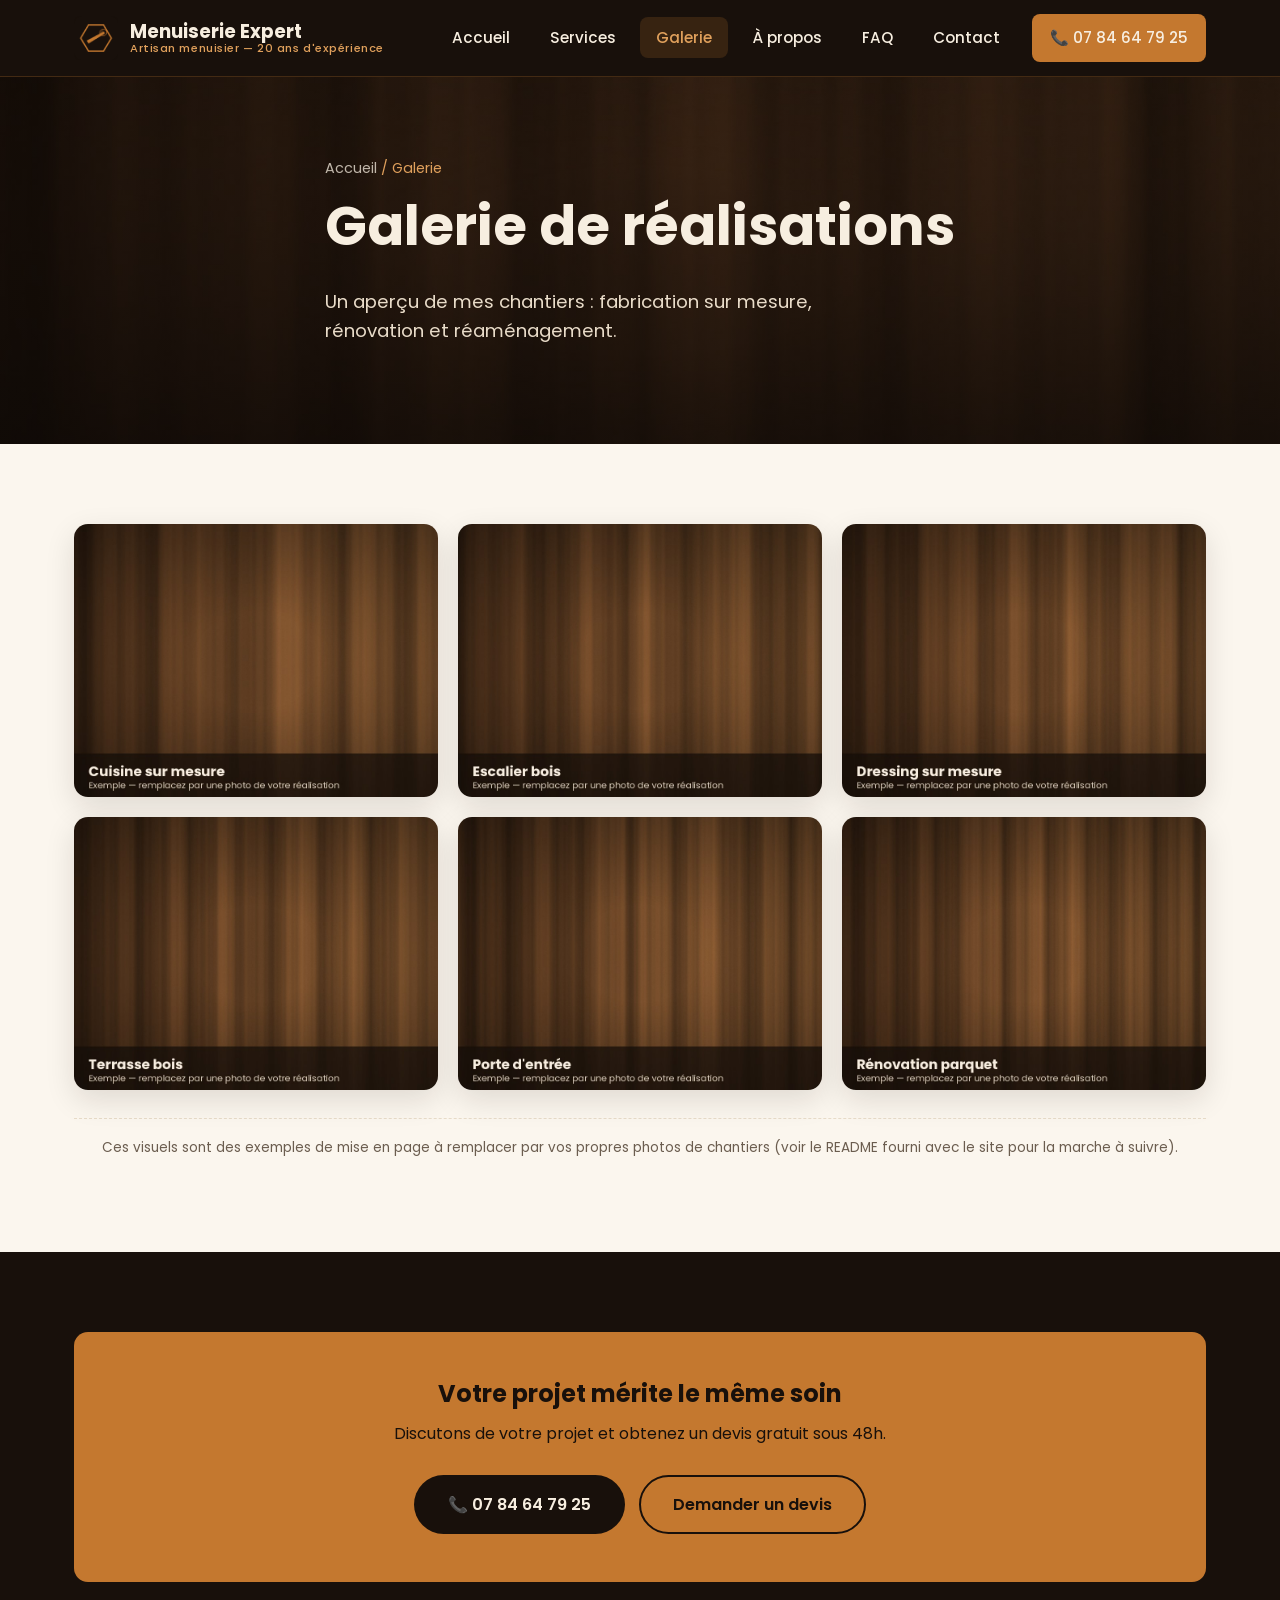
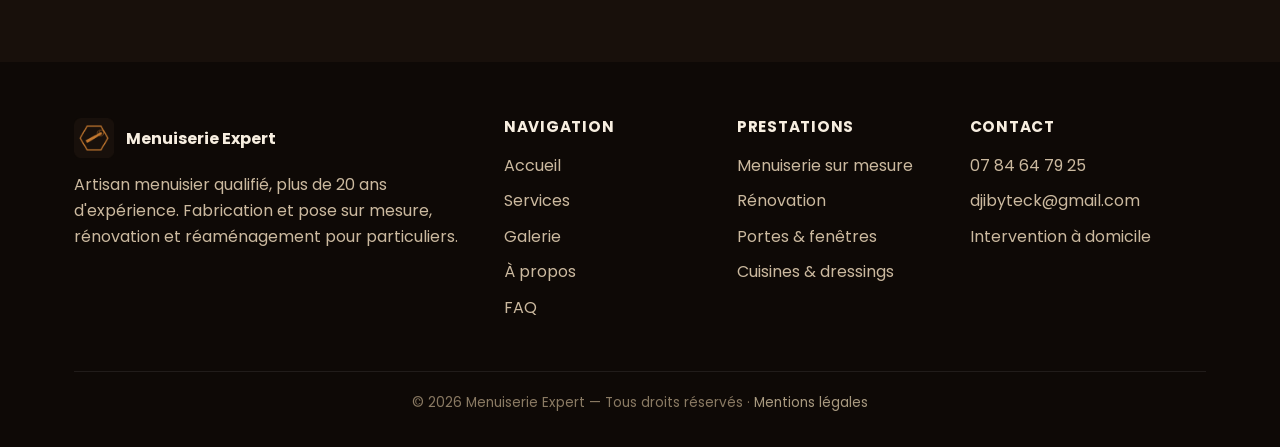
<file: galerie.html>
<!DOCTYPE html>
<html lang="fr">
<head>
<meta charset="UTF-8">
<meta name="viewport" content="width=device-width, initial-scale=1.0">
<title>Galerie de réalisations | Menuiserie Expert</title>
<meta name="description" content="Découvrez des exemples de réalisations : cuisines, dressings, escaliers, terrasses et rénovations sur mesure.">
<link rel="icon" type="image/png" href="images/favicon-32.png">
<link rel="apple-touch-icon" href="images/favicon-192.png">
<meta property="og:title" content="Galerie de réalisations | Menuiserie Expert">
<meta property="og:image" content="images/og-image.jpg">
<link rel="preconnect" href="https://fonts.googleapis.com">
<link rel="preconnect" href="https://fonts.gstatic.com" crossorigin>
<link href="https://fonts.googleapis.com/css2?family=Poppins:ital,wght@0,400;0,500;0,600;0,700;1,400&display=swap" rel="stylesheet">
<link rel="stylesheet" href="css/style.css">
</head>
<body>

<header class="site-header">
  <div class="nav-wrap">
    <a href="index.html" class="brand">
      <img src="images/favicon-192.png" alt="Logo Menuiserie Expert">
      <span class="brand-name">Menuiserie Expert<span>Artisan menuisier — 20 ans d'expérience</span></span>
    </a>
    <button class="nav-toggle" aria-label="Ouvrir le menu" aria-expanded="false"><span></span><span></span><span></span></button>
    <ul class="nav-links">
      <li><a href="index.html" data-page="index.html">Accueil</a></li>
      <li><a href="services.html" data-page="services.html">Services</a></li>
      <li><a href="galerie.html" data-page="galerie.html">Galerie</a></li>
      <li><a href="a-propos.html" data-page="a-propos.html">À propos</a></li>
      <li><a href="faq.html" data-page="faq.html">FAQ</a></li>
      <li><a href="contact.html" data-page="contact.html">Contact</a></li>
      <li class="nav-cta"><a href="tel:+33784647925" class="btn btn-primary">📞 07 84 64 79 25</a></li>
    </ul>
  </div>
</header>

<section class="hero hero-page" style="background-image:linear-gradient(0deg, rgba(14,9,6,.55), rgba(14,9,6,.35)), url('images/hero-galerie.jpg');">
  <div class="container">
    <div class="breadcrumb"><a href="index.html">Accueil</a> / Galerie</div>
    <h1>Galerie de réalisations</h1>
    <p class="lead">Un aperçu de mes chantiers : fabrication sur mesure, rénovation et réaménagement.</p>
  </div>
</section>

<section>
  <div class="container">
    <div class="gallery-grid">
      <a class="gallery-item" href="images/gallery-1.jpg" target="_blank" rel="noopener"><img src="images/gallery-1.jpg" alt="Cuisine sur mesure"></a>
      <a class="gallery-item" href="images/gallery-2.jpg" target="_blank" rel="noopener"><img src="images/gallery-2.jpg" alt="Escalier bois"></a>
      <a class="gallery-item" href="images/gallery-3.jpg" target="_blank" rel="noopener"><img src="images/gallery-3.jpg" alt="Dressing sur mesure"></a>
      <a class="gallery-item" href="images/gallery-4.jpg" target="_blank" rel="noopener"><img src="images/gallery-4.jpg" alt="Terrasse bois"></a>
      <a class="gallery-item" href="images/gallery-5.jpg" target="_blank" rel="noopener"><img src="images/gallery-5.jpg" alt="Porte d'entrée sur mesure"></a>
      <a class="gallery-item" href="images/gallery-6.jpg" target="_blank" rel="noopener"><img src="images/gallery-6.jpg" alt="Rénovation de parquet"></a>
    </div>
    <p class="note-placeholder">Ces visuels sont des exemples de mise en page à remplacer par vos propres photos de chantiers (voir le README fourni avec le site pour la marche à suivre).</p>
  </div>
</section>

<section class="section-dark">
  <div class="container">
    <div class="cta-band" style="background:var(--amber);">
      <h2>Votre projet mérite le même soin</h2>
      <p style="max-width:520px;margin:0 auto 24px;">Discutons de votre projet et obtenez un devis gratuit sous 48h.</p>
      <div class="hero-actions" style="justify-content:center;">
        <a href="tel:+33784647925" class="btn btn-dark">📞 07 84 64 79 25</a>
        <a href="contact.html" class="btn btn-outline" style="border-color:var(--dark);color:var(--dark);">Demander un devis</a>
      </div>
    </div>
  </div>
</section>

<footer class="site-footer">
  <div class="container">
    <div class="footer-grid">
      <div>
        <div class="footer-brand"><img src="images/favicon-192.png" alt="Logo"><strong style="color:var(--cream)">Menuiserie Expert</strong></div>
        <p>Artisan menuisier qualifié, plus de 20 ans d'expérience. Fabrication et pose sur mesure, rénovation et réaménagement pour particuliers.</p>
      </div>
      <div>
        <h4>Navigation</h4>
        <ul>
          <li><a href="index.html">Accueil</a></li>
          <li><a href="services.html">Services</a></li>
          <li><a href="galerie.html">Galerie</a></li>
          <li><a href="a-propos.html">À propos</a></li>
          <li><a href="faq.html">FAQ</a></li>
        </ul>
      </div>
      <div>
        <h4>Prestations</h4>
        <ul>
          <li><a href="services.html">Menuiserie sur mesure</a></li>
          <li><a href="services.html">Rénovation</a></li>
          <li><a href="services.html">Portes & fenêtres</a></li>
          <li><a href="services.html">Cuisines & dressings</a></li>
        </ul>
      </div>
      <div>
        <h4>Contact</h4>
        <ul>
          <li><a href="tel:+33784647925">07 84 64 79 25</a></li>
          <li><a href="mailto:djibyteck@gmail.com">djibyteck@gmail.com</a></li>
          <li>Intervention à domicile</li>
        </ul>
      </div>
    </div>
    <div class="footer-bottom">
      <p>© <span class="current-year"></span> Menuiserie Expert — Tous droits réservés · <a href="mentions-legales.html">Mentions légales</a></p>
    </div>
  </div>
</footer>

<div class="sticky-cta">
  <a href="tel:+33784647925" style="background:var(--amber);color:var(--dark);font-weight:600;">📞 Appeler</a>
  <a href="mailto:djibyteck@gmail.com" style="border:2px solid var(--amber);color:var(--amber-lt);font-weight:600;">✉️ Email</a>
</div>

<script src="js/script.js"></script>
</body>
</html>
</file>
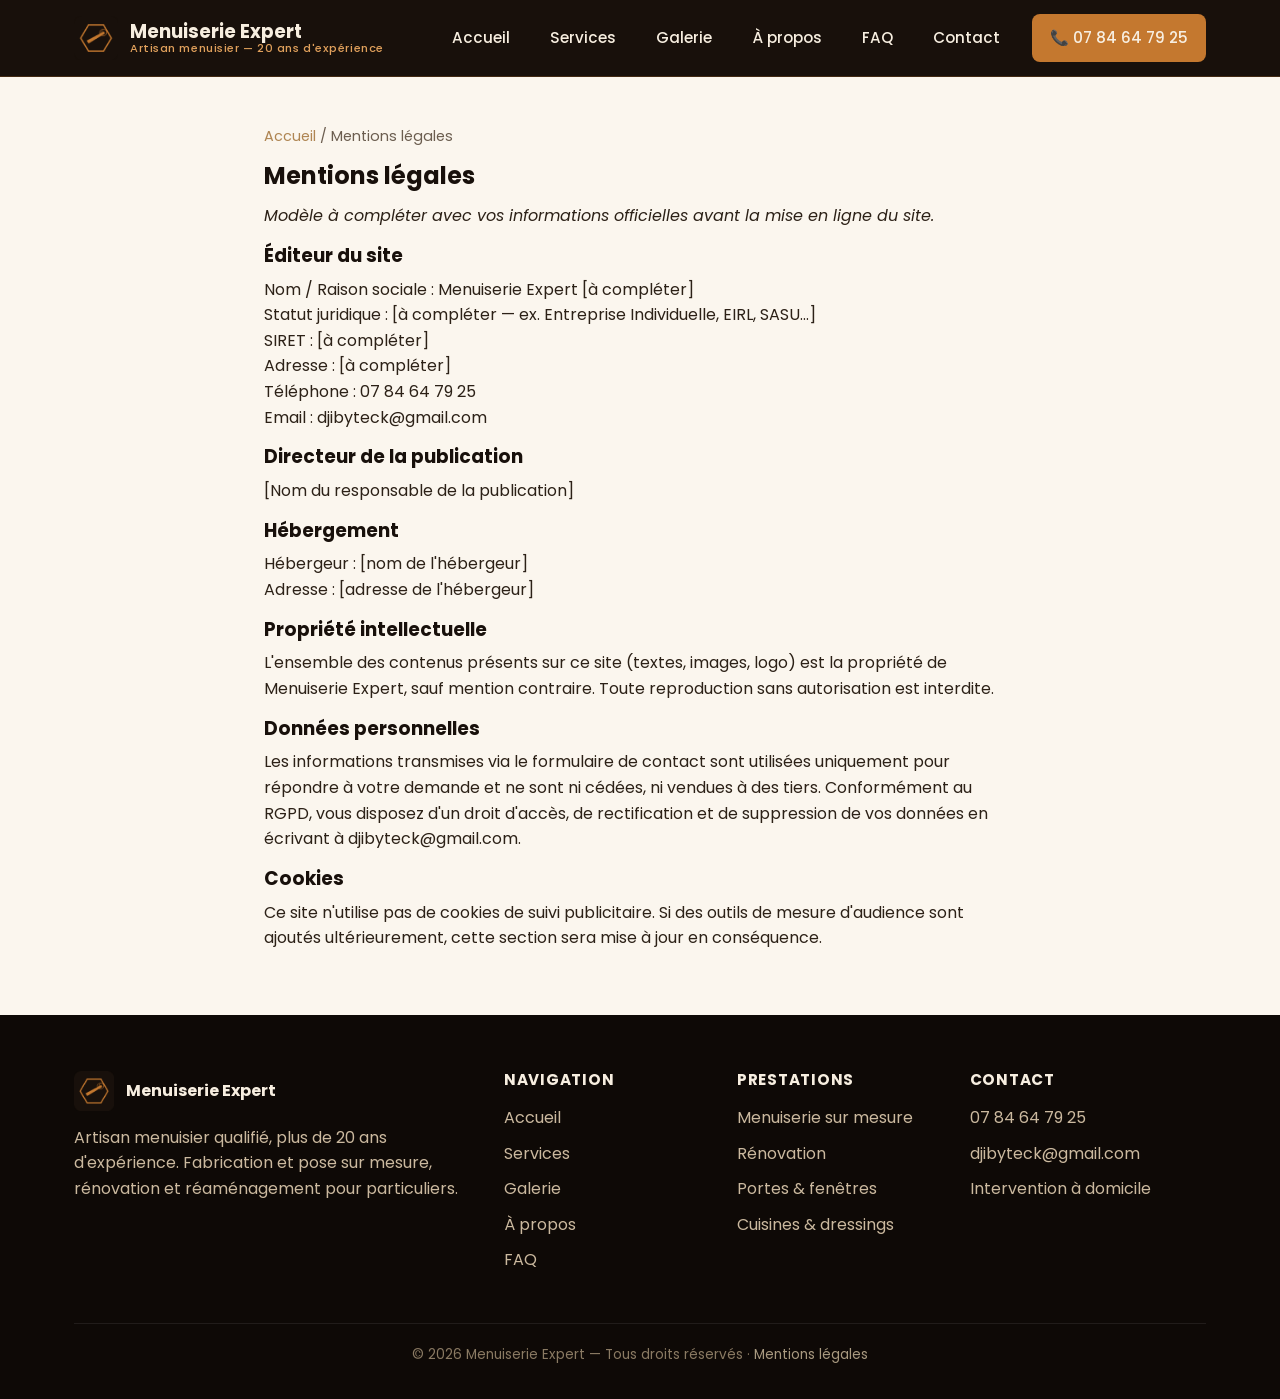
<file: mentions-legales.html>
<!DOCTYPE html>
<html lang="fr">
<head>
<meta charset="UTF-8">
<meta name="viewport" content="width=device-width, initial-scale=1.0">
<title>Mentions légales | Menuiserie Expert</title>
<meta name="description" content="Mentions légales du site Menuiserie Expert.">
<link rel="icon" type="image/png" href="images/favicon-32.png">
<link rel="apple-touch-icon" href="images/favicon-192.png">
<link rel="preconnect" href="https://fonts.googleapis.com">
<link rel="preconnect" href="https://fonts.gstatic.com" crossorigin>
<link href="https://fonts.googleapis.com/css2?family=Poppins:ital,wght@0,400;0,500;0,600;0,700;1,400&display=swap" rel="stylesheet">
<link rel="stylesheet" href="css/style.css">
</head>
<body>

<header class="site-header">
  <div class="nav-wrap">
    <a href="index.html" class="brand">
      <img src="images/favicon-192.png" alt="Logo Menuiserie Expert">
      <span class="brand-name">Menuiserie Expert<span>Artisan menuisier — 20 ans d'expérience</span></span>
    </a>
    <button class="nav-toggle" aria-label="Ouvrir le menu" aria-expanded="false"><span></span><span></span><span></span></button>
    <ul class="nav-links">
      <li><a href="index.html" data-page="index.html">Accueil</a></li>
      <li><a href="services.html" data-page="services.html">Services</a></li>
      <li><a href="galerie.html" data-page="galerie.html">Galerie</a></li>
      <li><a href="a-propos.html" data-page="a-propos.html">À propos</a></li>
      <li><a href="faq.html" data-page="faq.html">FAQ</a></li>
      <li><a href="contact.html" data-page="contact.html">Contact</a></li>
      <li class="nav-cta"><a href="tel:+33784647925" class="btn btn-primary">📞 07 84 64 79 25</a></li>
    </ul>
  </div>
</header>

<section class="section-tight">
  <div class="container" style="max-width:800px;">
    <div class="breadcrumb" style="color:var(--text-muted);"><a href="index.html" style="color:var(--amber-dk);">Accueil</a> / Mentions légales</div>
    <h1>Mentions légales</h1>

    <p><em>Modèle à compléter avec vos informations officielles avant la mise en ligne du site.</em></p>

    <h3>Éditeur du site</h3>
    <p>
      Nom / Raison sociale : Menuiserie Expert [à compléter]<br>
      Statut juridique : [à compléter — ex. Entreprise Individuelle, EIRL, SASU...]<br>
      SIRET : [à compléter]<br>
      Adresse : [à compléter]<br>
      Téléphone : 07 84 64 79 25<br>
      Email : djibyteck@gmail.com
    </p>

    <h3>Directeur de la publication</h3>
    <p>[Nom du responsable de la publication]</p>

    <h3>Hébergement</h3>
    <p>Hébergeur : [nom de l'hébergeur]<br>Adresse : [adresse de l'hébergeur]</p>

    <h3>Propriété intellectuelle</h3>
    <p>L'ensemble des contenus présents sur ce site (textes, images, logo) est la propriété de Menuiserie Expert, sauf mention contraire. Toute reproduction sans autorisation est interdite.</p>

    <h3>Données personnelles</h3>
    <p>Les informations transmises via le formulaire de contact sont utilisées uniquement pour répondre à votre demande et ne sont ni cédées, ni vendues à des tiers. Conformément au RGPD, vous disposez d'un droit d'accès, de rectification et de suppression de vos données en écrivant à djibyteck@gmail.com.</p>

    <h3>Cookies</h3>
    <p>Ce site n'utilise pas de cookies de suivi publicitaire. Si des outils de mesure d'audience sont ajoutés ultérieurement, cette section sera mise à jour en conséquence.</p>
  </div>
</section>

<footer class="site-footer">
  <div class="container">
    <div class="footer-grid">
      <div>
        <div class="footer-brand"><img src="images/favicon-192.png" alt="Logo"><strong style="color:var(--cream)">Menuiserie Expert</strong></div>
        <p>Artisan menuisier qualifié, plus de 20 ans d'expérience. Fabrication et pose sur mesure, rénovation et réaménagement pour particuliers.</p>
      </div>
      <div>
        <h4>Navigation</h4>
        <ul>
          <li><a href="index.html">Accueil</a></li>
          <li><a href="services.html">Services</a></li>
          <li><a href="galerie.html">Galerie</a></li>
          <li><a href="a-propos.html">À propos</a></li>
          <li><a href="faq.html">FAQ</a></li>
        </ul>
      </div>
      <div>
        <h4>Prestations</h4>
        <ul>
          <li><a href="services.html">Menuiserie sur mesure</a></li>
          <li><a href="services.html">Rénovation</a></li>
          <li><a href="services.html">Portes & fenêtres</a></li>
          <li><a href="services.html">Cuisines & dressings</a></li>
        </ul>
      </div>
      <div>
        <h4>Contact</h4>
        <ul>
          <li><a href="tel:+33784647925">07 84 64 79 25</a></li>
          <li><a href="mailto:djibyteck@gmail.com">djibyteck@gmail.com</a></li>
          <li>Intervention à domicile</li>
        </ul>
      </div>
    </div>
    <div class="footer-bottom">
      <p>© <span class="current-year"></span> Menuiserie Expert — Tous droits réservés · <a href="mentions-legales.html">Mentions légales</a></p>
    </div>
  </div>
</footer>

<script src="js/script.js"></script>
</body>
</html>
</file>
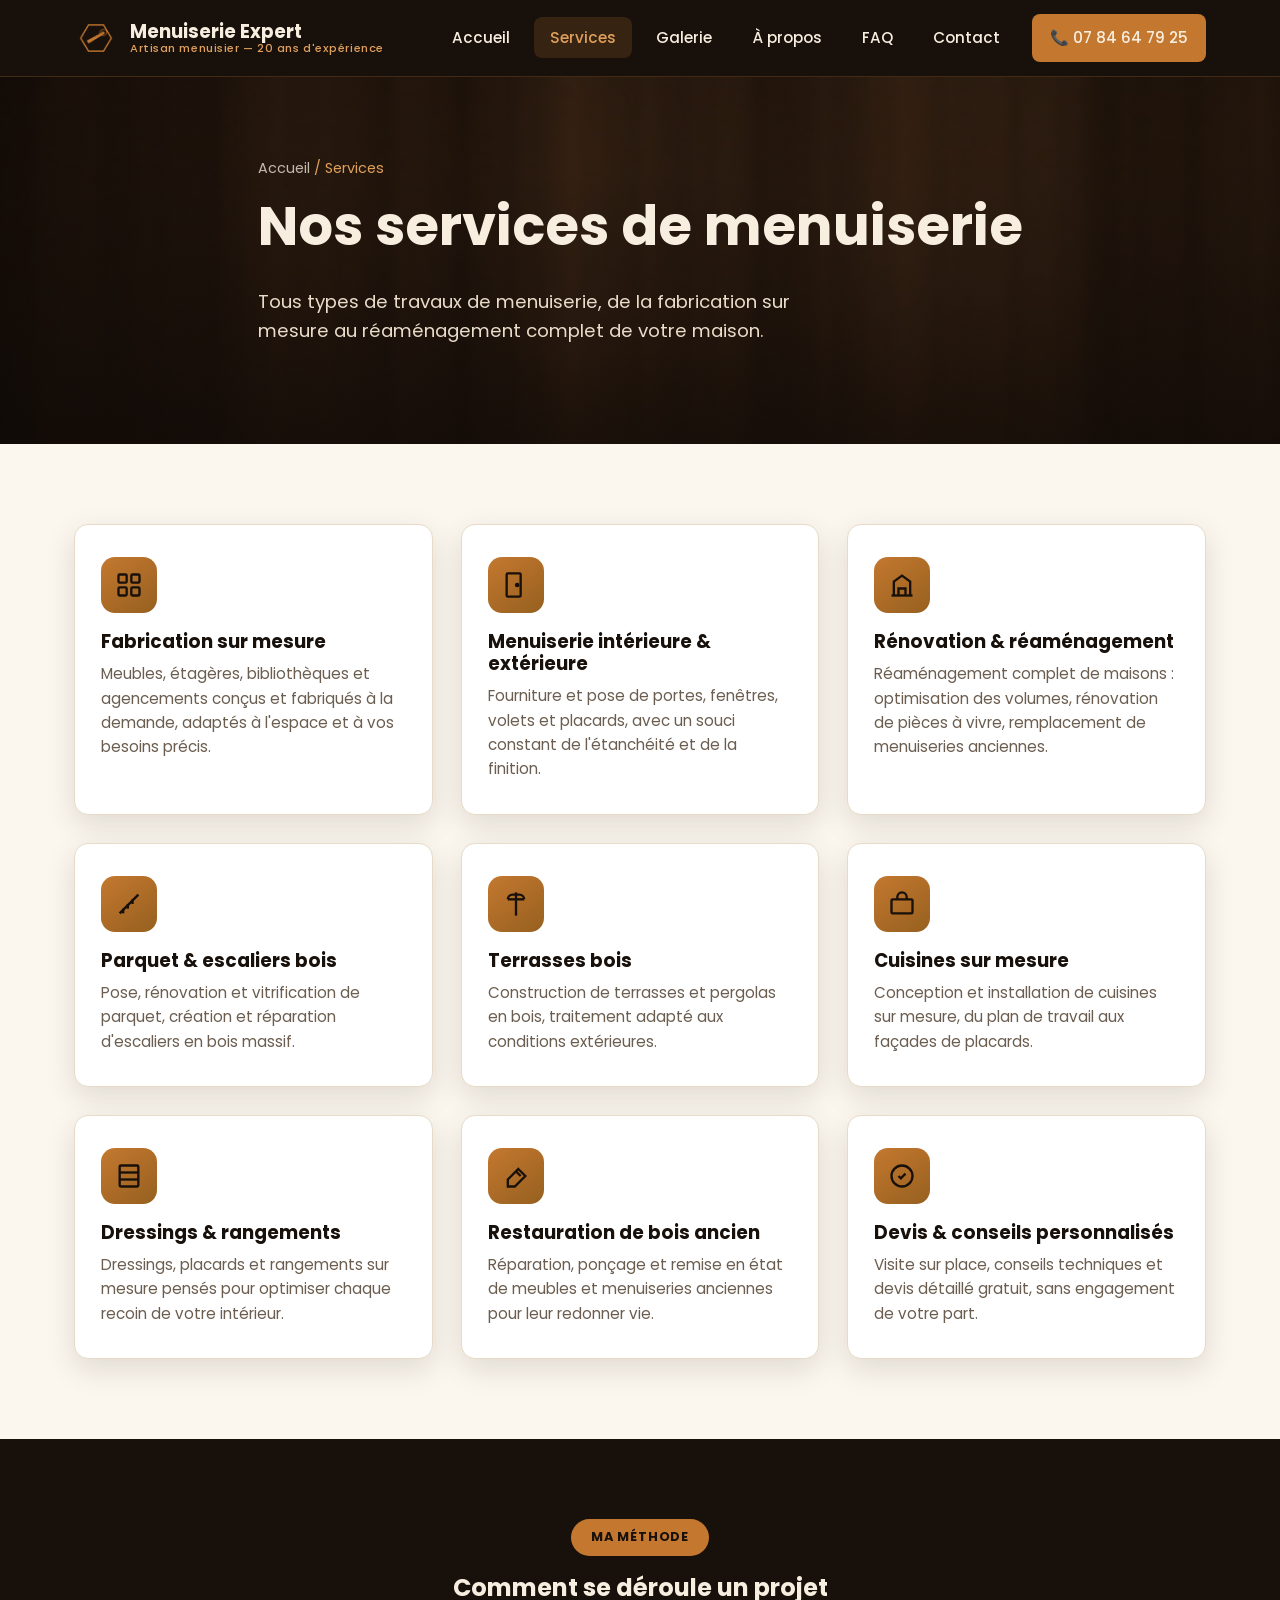
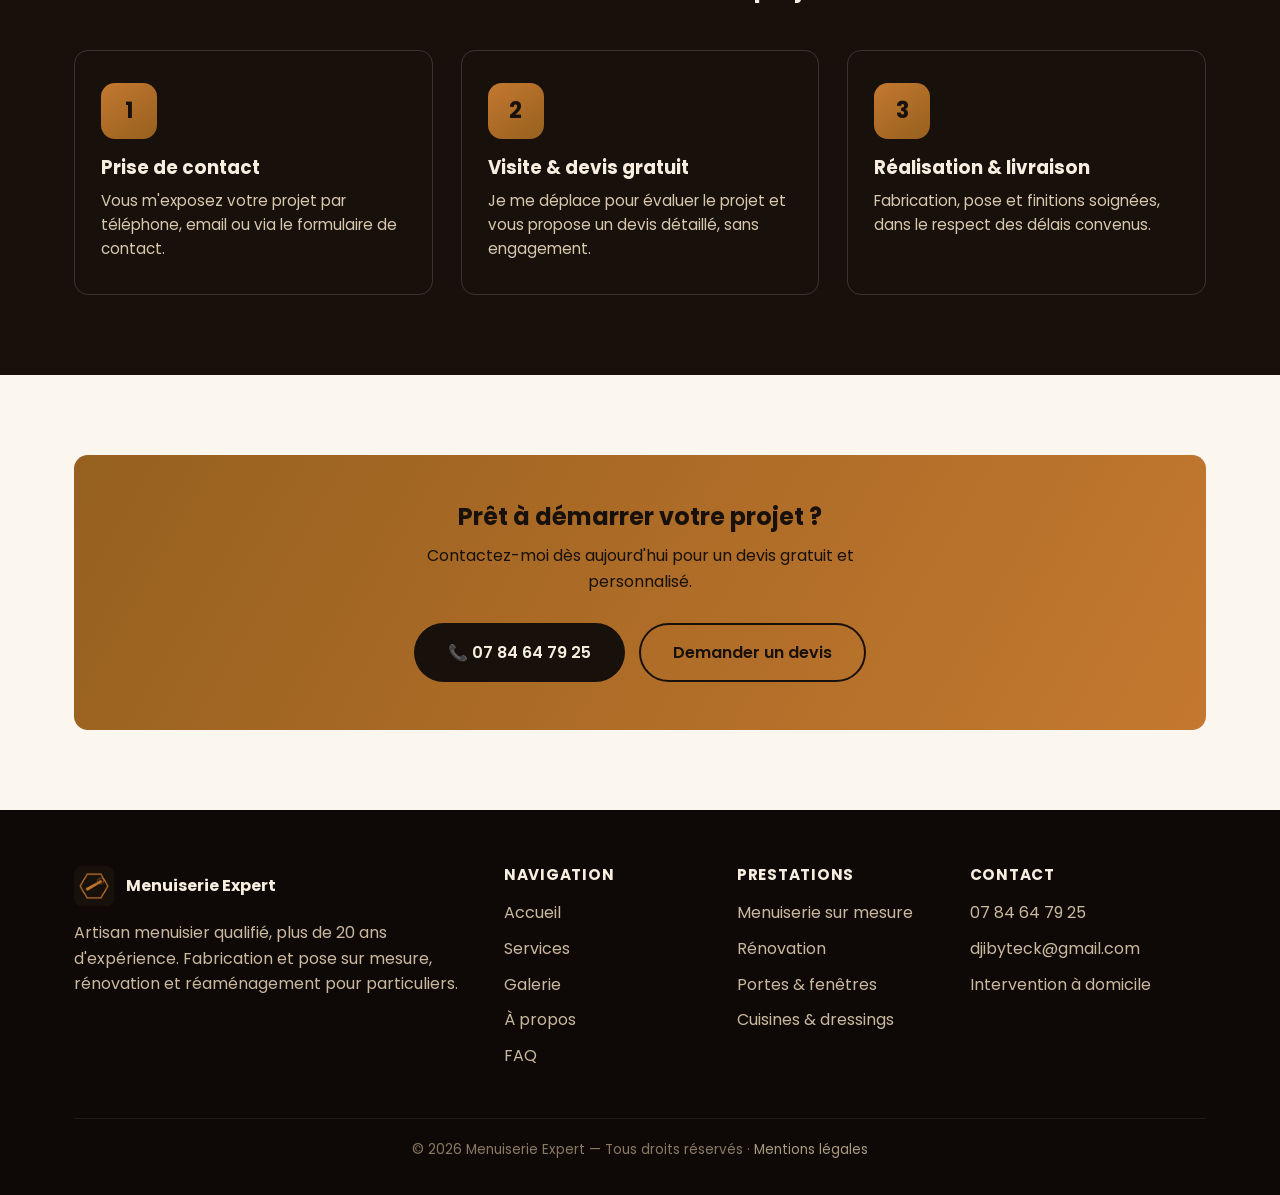
<file: services.html>
<!DOCTYPE html>
<html lang="fr">
<head>
<meta charset="UTF-8">
<meta name="viewport" content="width=device-width, initial-scale=1.0">
<title>Nos Services | Menuiserie Expert</title>
<meta name="description" content="Découvrez toutes les prestations de menuiserie : fabrication sur mesure, rénovation, portes et fenêtres, cuisines, dressings, parquet et escaliers.">
<link rel="icon" type="image/png" href="images/favicon-32.png">
<link rel="apple-touch-icon" href="images/favicon-192.png">
<meta property="og:title" content="Nos Services | Menuiserie Expert">
<meta property="og:description" content="Fabrication sur mesure, rénovation, portes et fenêtres, cuisines, dressings, parquet et escaliers.">
<meta property="og:image" content="images/og-image.jpg">
<link rel="preconnect" href="https://fonts.googleapis.com">
<link rel="preconnect" href="https://fonts.gstatic.com" crossorigin>
<link href="https://fonts.googleapis.com/css2?family=Poppins:ital,wght@0,400;0,500;0,600;0,700;1,400&display=swap" rel="stylesheet">
<link rel="stylesheet" href="css/style.css">
</head>
<body>

<header class="site-header">
  <div class="nav-wrap">
    <a href="index.html" class="brand">
      <img src="images/favicon-192.png" alt="Logo Menuiserie Expert">
      <span class="brand-name">Menuiserie Expert<span>Artisan menuisier — 20 ans d'expérience</span></span>
    </a>
    <button class="nav-toggle" aria-label="Ouvrir le menu" aria-expanded="false"><span></span><span></span><span></span></button>
    <ul class="nav-links">
      <li><a href="index.html" data-page="index.html">Accueil</a></li>
      <li><a href="services.html" data-page="services.html">Services</a></li>
      <li><a href="galerie.html" data-page="galerie.html">Galerie</a></li>
      <li><a href="a-propos.html" data-page="a-propos.html">À propos</a></li>
      <li><a href="faq.html" data-page="faq.html">FAQ</a></li>
      <li><a href="contact.html" data-page="contact.html">Contact</a></li>
      <li class="nav-cta"><a href="tel:+33784647925" class="btn btn-primary">📞 07 84 64 79 25</a></li>
    </ul>
  </div>
</header>

<section class="hero hero-page" style="background-image:linear-gradient(0deg, rgba(14,9,6,.55), rgba(14,9,6,.35)), url('images/hero-services.jpg');">
  <div class="container">
    <div class="breadcrumb"><a href="index.html">Accueil</a> / Services</div>
    <h1>Nos services de menuiserie</h1>
    <p class="lead">Tous types de travaux de menuiserie, de la fabrication sur mesure au réaménagement complet de votre maison.</p>
  </div>
</section>

<section>
  <div class="container">
    <div class="grid grid-3">

      <div class="card">
        <div class="icon-wrap"><svg viewBox="0 0 24 24"><rect x="3" y="3" width="7" height="7" rx="1"></rect><rect x="14" y="3" width="7" height="7" rx="1"></rect><rect x="3" y="14" width="7" height="7" rx="1"></rect><rect x="14" y="14" width="7" height="7" rx="1"></rect></svg></div>
        <h3>Fabrication sur mesure</h3>
        <p>Meubles, étagères, bibliothèques et agencements conçus et fabriqués à la demande, adaptés à l'espace et à vos besoins précis.</p>
      </div>

      <div class="card">
        <div class="icon-wrap"><svg viewBox="0 0 24 24"><rect x="4" y="2" width="12" height="20" rx="1"></rect><circle cx="13" cy="12" r="1"></circle></svg></div>
        <h3>Menuiserie intérieure & extérieure</h3>
        <p>Fourniture et pose de portes, fenêtres, volets et placards, avec un souci constant de l'étanchéité et de la finition.</p>
      </div>

      <div class="card">
        <div class="icon-wrap"><svg viewBox="0 0 24 24"><path d="M3 21h18"></path><path d="M5 21V9l7-5 7 5v12"></path><path d="M9 21v-6h6v6"></path></svg></div>
        <h3>Rénovation & réaménagement</h3>
        <p>Réaménagement complet de maisons : optimisation des volumes, rénovation de pièces à vivre, remplacement de menuiseries anciennes.</p>
      </div>

      <div class="card">
        <div class="icon-wrap"><svg viewBox="0 0 24 24"><line x1="4" y1="20" x2="20" y2="4"></line><line x1="7" y1="20" x2="7" y2="16"></line><line x1="11" y1="16" x2="11" y2="12"></line><line x1="15" y1="12" x2="15" y2="8"></line></svg></div>
        <h3>Parquet & escaliers bois</h3>
        <p>Pose, rénovation et vitrification de parquet, création et réparation d'escaliers en bois massif.</p>
      </div>

      <div class="card">
        <div class="icon-wrap"><svg viewBox="0 0 24 24"><path d="M12 2v20"></path><path d="M5 8h14"></path><path d="M5 8a4 4 0 0 1 4-4h6a4 4 0 0 1 4 4"></path></svg></div>
        <h3>Terrasses bois</h3>
        <p>Construction de terrasses et pergolas en bois, traitement adapté aux conditions extérieures.</p>
      </div>

      <div class="card">
        <div class="icon-wrap"><svg viewBox="0 0 24 24"><rect x="3" y="8" width="18" height="12" rx="1"></rect><path d="M8 8V6a4 4 0 0 1 8 0v2"></path></svg></div>
        <h3>Cuisines sur mesure</h3>
        <p>Conception et installation de cuisines sur mesure, du plan de travail aux façades de placards.</p>
      </div>

      <div class="card">
        <div class="icon-wrap"><svg viewBox="0 0 24 24"><rect x="4" y="3" width="16" height="18" rx="1"></rect><line x1="4" y1="9" x2="20" y2="9"></line><line x1="4" y1="15" x2="20" y2="15"></line></svg></div>
        <h3>Dressings & rangements</h3>
        <p>Dressings, placards et rangements sur mesure pensés pour optimiser chaque recoin de votre intérieur.</p>
      </div>

      <div class="card">
        <div class="icon-wrap"><svg viewBox="0 0 24 24"><path d="M14 6l6 6-9 9H5v-6l9-9z"></path><path d="M12 8l4 4"></path></svg></div>
        <h3>Restauration de bois ancien</h3>
        <p>Réparation, ponçage et remise en état de meubles et menuiseries anciennes pour leur redonner vie.</p>
      </div>

      <div class="card">
        <div class="icon-wrap"><svg viewBox="0 0 24 24"><circle cx="12" cy="12" r="9"></circle><path d="M9 12l2 2 4-4"></path></svg></div>
        <h3>Devis & conseils personnalisés</h3>
        <p>Visite sur place, conseils techniques et devis détaillé gratuit, sans engagement de votre part.</p>
      </div>

    </div>
  </div>
</section>

<section class="section-dark">
  <div class="container">
    <div class="section-head">
      <span class="eyebrow">Ma méthode</span>
      <h2>Comment se déroule un projet</h2>
    </div>
    <div class="grid grid-3">
      <div class="card" style="background:transparent;border-color:rgba(255,255,255,.15);box-shadow:none;">
        <div class="icon-wrap" style="color:var(--dark);font-weight:700;font-size:1.4rem;">1</div>
        <h3 style="color:var(--cream);">Prise de contact</h3>
        <p style="color:#d8c8ae;">Vous m'exposez votre projet par téléphone, email ou via le formulaire de contact.</p>
      </div>
      <div class="card" style="background:transparent;border-color:rgba(255,255,255,.15);box-shadow:none;">
        <div class="icon-wrap" style="color:var(--dark);font-weight:700;font-size:1.4rem;">2</div>
        <h3 style="color:var(--cream);">Visite & devis gratuit</h3>
        <p style="color:#d8c8ae;">Je me déplace pour évaluer le projet et vous propose un devis détaillé, sans engagement.</p>
      </div>
      <div class="card" style="background:transparent;border-color:rgba(255,255,255,.15);box-shadow:none;">
        <div class="icon-wrap" style="color:var(--dark);font-weight:700;font-size:1.4rem;">3</div>
        <h3 style="color:var(--cream);">Réalisation & livraison</h3>
        <p style="color:#d8c8ae;">Fabrication, pose et finitions soignées, dans le respect des délais convenus.</p>
      </div>
    </div>
  </div>
</section>

<section>
  <div class="container">
    <div class="cta-band">
      <h2>Prêt à démarrer votre projet ?</h2>
      <p style="max-width:520px;margin:0 auto 24px;">Contactez-moi dès aujourd'hui pour un devis gratuit et personnalisé.</p>
      <div class="hero-actions" style="justify-content:center;">
        <a href="tel:+33784647925" class="btn btn-dark">📞 07 84 64 79 25</a>
        <a href="contact.html" class="btn btn-outline" style="border-color:var(--dark);color:var(--dark);">Demander un devis</a>
      </div>
    </div>
  </div>
</section>

<footer class="site-footer">
  <div class="container">
    <div class="footer-grid">
      <div>
        <div class="footer-brand"><img src="images/favicon-192.png" alt="Logo"><strong style="color:var(--cream)">Menuiserie Expert</strong></div>
        <p>Artisan menuisier qualifié, plus de 20 ans d'expérience. Fabrication et pose sur mesure, rénovation et réaménagement pour particuliers.</p>
      </div>
      <div>
        <h4>Navigation</h4>
        <ul>
          <li><a href="index.html">Accueil</a></li>
          <li><a href="services.html">Services</a></li>
          <li><a href="galerie.html">Galerie</a></li>
          <li><a href="a-propos.html">À propos</a></li>
          <li><a href="faq.html">FAQ</a></li>
        </ul>
      </div>
      <div>
        <h4>Prestations</h4>
        <ul>
          <li><a href="services.html">Menuiserie sur mesure</a></li>
          <li><a href="services.html">Rénovation</a></li>
          <li><a href="services.html">Portes & fenêtres</a></li>
          <li><a href="services.html">Cuisines & dressings</a></li>
        </ul>
      </div>
      <div>
        <h4>Contact</h4>
        <ul>
          <li><a href="tel:+33784647925">07 84 64 79 25</a></li>
          <li><a href="mailto:djibyteck@gmail.com">djibyteck@gmail.com</a></li>
          <li>Intervention à domicile</li>
        </ul>
      </div>
    </div>
    <div class="footer-bottom">
      <p>© <span class="current-year"></span> Menuiserie Expert — Tous droits réservés · <a href="mentions-legales.html">Mentions légales</a></p>
    </div>
  </div>
</footer>

<div class="sticky-cta">
  <a href="tel:+33784647925" style="background:var(--amber);color:var(--dark);font-weight:600;">📞 Appeler</a>
  <a href="mailto:djibyteck@gmail.com" style="border:2px solid var(--amber);color:var(--amber-lt);font-weight:600;">✉️ Email</a>
</div>

<script src="js/script.js"></script>
</body>
</html>
</file>
<file: css/style.css>
/* =========================================================
   Menuiserie Expert — feuille de style principale
   ========================================================= */

:root{
  --dark:      #18100b;
  --dark2:     #0e0906;
  --brown-md:  #4a2e1a;
  --brown-lt:  #78502a;
  --cream:     #f7eee0;
  --cream-soft:#fbf6ee;
  --amber:     #c4782f;
  --amber-dk:  #96601f;
  --amber-lt:  #e0a05c;
  --text-main: #2c2117;
  --text-muted:#6b5d4f;
  --border:    #e7dbc8;
  --radius:    14px;
  --shadow:    0 10px 30px rgba(24,16,11,.12);
  --shadow-lg: 0 20px 50px rgba(24,16,11,.25);
  --max-w:     1180px;
  font-size: 16px;
}

*,*::before,*::after{ box-sizing:border-box; }
html{ scroll-behavior:smooth; }
body{
  margin:0;
  font-family:'Poppins',Arial,Helvetica,sans-serif;
  color:var(--text-main);
  background:var(--cream-soft);
  line-height:1.6;
  -webkit-font-smoothing:antialiased;
}
img{ max-width:100%; display:block; }
a{ color:inherit; text-decoration:none; }
ul{ margin:0; padding:0; list-style:none; }
h1,h2,h3,h4{ font-family:'Poppins',sans-serif; font-weight:700; line-height:1.2; margin:0 0 .5em; color:var(--dark); }
p{ margin:0 0 1em; }
.container{ max-width:var(--max-w); margin:0 auto; padding:0 24px; }
section{ padding:80px 0; }
.section-tight{ padding:48px 0; }

/* ---------- Boutons ---------- */
.btn{
  display:inline-flex; align-items:center; gap:10px;
  padding:15px 32px; border-radius:50px; font-weight:600; font-size:1rem;
  border:2px solid transparent; cursor:pointer; transition:.2s ease;
}
.btn-primary{ background:var(--amber); color:var(--dark); }
.btn-primary:hover{ background:var(--amber-dk); transform:translateY(-2px); box-shadow:var(--shadow); }
.btn-outline{ background:transparent; color:var(--cream); border-color:var(--cream); }
.btn-outline:hover{ background:var(--cream); color:var(--dark); }
.btn-dark{ background:var(--dark); color:var(--cream); }
.btn-dark:hover{ background:var(--dark2); }
.btn-block{ width:100%; justify-content:center; }

/* ---------- Badges / eyebrow ---------- */
.eyebrow{
  display:inline-block; background:var(--amber); color:var(--dark);
  font-weight:700; font-size:.8rem; letter-spacing:.06em; text-transform:uppercase;
  padding:8px 20px; border-radius:50px; margin-bottom:18px;
}

/* ---------- Header / navigation ---------- */
.site-header{
  position:sticky; top:0; z-index:100;
  background:var(--dark); border-bottom:1px solid rgba(196,120,47,.25);
}
.nav-wrap{
  display:flex; align-items:center; justify-content:space-between;
  padding:14px 24px; max-width:var(--max-w); margin:0 auto;
}
.brand{ display:flex; align-items:center; gap:12px; }
.brand img{ width:44px; height:44px; }
.brand-name{ color:var(--cream); font-weight:700; font-size:1.15rem; line-height:1.1; }
.brand-name span{ display:block; font-size:.7rem; color:var(--amber-lt); font-weight:500; letter-spacing:.05em; }

.nav-links{ display:flex; align-items:center; gap:8px; }
.nav-links a{
  color:var(--cream); font-weight:500; font-size:.95rem;
  padding:10px 16px; border-radius:8px; transition:.2s;
}
.nav-links a:hover, .nav-links a.active{ background:rgba(196,120,47,.18); color:var(--amber-lt); }
.nav-cta{ margin-left:8px; }

.nav-toggle{
  display:none; flex-direction:column; gap:5px; background:none; border:none; cursor:pointer; padding:8px;
}
.nav-toggle span{ width:26px; height:3px; background:var(--cream); border-radius:2px; }

@media (max-width:900px){
  .nav-toggle{ display:flex; }
  .nav-links{
    position:absolute; top:100%; left:0; right:0; background:var(--dark);
    flex-direction:column; align-items:stretch; gap:0; padding:10px 16px 20px;
    display:none; border-bottom:1px solid rgba(196,120,47,.25);
  }
  .nav-links.open{ display:flex; }
  .nav-links a{ padding:14px 10px; border-bottom:1px solid rgba(255,255,255,.06); }
  .nav-cta{ margin:12px 0 0; }
}

/* ---------- Hero ---------- */
.hero{
  position:relative; color:var(--cream);
  background-size:cover; background-position:center;
  display:flex; align-items:center; min-height:56vh;
}
.hero-page{ min-height:40vh; }
.hero .container{ position:relative; z-index:2; }
.hero-inner{ max-width:680px; }
.hero h1{ color:var(--cream); font-size:clamp(2.1rem,5vw,3.4rem); }
.hero p.lead{ font-size:1.15rem; color:#e9dcc9; max-width:560px; }
.hero-actions{ display:flex; gap:14px; flex-wrap:wrap; margin-top:28px; }
.breadcrumb{ color:var(--amber-lt); font-size:.9rem; margin-bottom:14px; }
.breadcrumb a{ color:var(--cream); opacity:.75; }
.breadcrumb a:hover{ opacity:1; }

/* ---------- Stats strip ---------- */
.stats{ background:var(--dark2); color:var(--cream); padding:44px 0; }
.stats-grid{ display:grid; grid-template-columns:repeat(4,1fr); gap:24px; }
.stat{ text-align:center; }
.stat .num{ font-size:2.2rem; font-weight:700; color:var(--amber-lt); }
.stat .lbl{ font-size:.85rem; color:#cbb99f; }
@media (max-width:700px){ .stats-grid{ grid-template-columns:repeat(2,1fr); } }

/* ---------- Cards / grilles ---------- */
.grid{ display:grid; gap:28px; }
.grid-3{ grid-template-columns:repeat(3,1fr); }
.grid-2{ grid-template-columns:repeat(2,1fr); }
@media (max-width:900px){ .grid-3{ grid-template-columns:repeat(2,1fr); } }
@media (max-width:640px){ .grid-3,.grid-2{ grid-template-columns:1fr; } }

.card{
  background:#fff; border:1px solid var(--border); border-radius:var(--radius);
  padding:32px 26px; box-shadow:var(--shadow); transition:.2s;
}
.card:hover{ transform:translateY(-4px); box-shadow:var(--shadow-lg); }
.card .icon-wrap{
  width:56px; height:56px; border-radius:14px; background:linear-gradient(145deg,var(--amber),var(--amber-dk));
  display:flex; align-items:center; justify-content:center; margin-bottom:18px;
}
.card .icon-wrap svg{ width:28px; height:28px; stroke:var(--dark); fill:none; stroke-width:2; }
.card h3{ font-size:1.15rem; }
.card p{ color:var(--text-muted); font-size:.95rem; margin-bottom:0; }

/* section header générique */
.section-head{ max-width:640px; margin:0 auto 48px; text-align:center; }
.section-head p{ color:var(--text-muted); }
.section-dark{ background:var(--dark); color:var(--cream); }
.section-dark h2, .section-dark h3{ color:var(--cream); }
.section-dark .section-head p{ color:#cbb99f; }

/* ---------- Galerie ---------- */
.gallery-grid{ display:grid; grid-template-columns:repeat(3,1fr); gap:20px; }
@media (max-width:900px){ .gallery-grid{ grid-template-columns:repeat(2,1fr); } }
@media (max-width:600px){ .gallery-grid{ grid-template-columns:1fr; } }
.gallery-item{
  position:relative; border-radius:var(--radius); overflow:hidden; box-shadow:var(--shadow);
  aspect-ratio:4/3;
}
.gallery-item img{ width:100%; height:100%; object-fit:cover; transition:.3s; }
.gallery-item:hover img{ transform:scale(1.06); }

/* ---------- Témoignages ---------- */
.testimonial{
  background:#fff; border:1px solid var(--border); border-radius:var(--radius); padding:28px;
  box-shadow:var(--shadow);
}
.stars{ color:var(--amber); letter-spacing:2px; margin-bottom:10px; font-size:1.1rem; }
.testimonial p{ color:var(--text-muted); font-style:italic; }
.testimonial .author{ font-weight:600; color:var(--dark); font-style:normal; margin-top:14px; }
.note-placeholder{
  text-align:center; font-size:.85rem; color:var(--text-muted); margin-top:28px;
  border-top:1px dashed var(--border); padding-top:18px;
}

/* ---------- FAQ accordéon ---------- */
.faq-item{ border-bottom:1px solid var(--border); }
.faq-q{
  width:100%; text-align:left; background:none; border:none; cursor:pointer;
  padding:22px 4px; display:flex; justify-content:space-between; align-items:center;
  font-weight:600; font-size:1.05rem; color:var(--dark);
}
.faq-q .plus{ font-size:1.4rem; color:var(--amber); transition:.25s; flex:none; margin-left:16px; }
.faq-item.open .plus{ transform:rotate(45deg); }
.faq-a{ max-height:0; overflow:hidden; transition:max-height .3s ease; color:var(--text-muted); }
.faq-a-inner{ padding:0 4px 22px; }
.faq-item.open .faq-a{ max-height:400px; }

/* ---------- Formulaire ---------- */
.form-grid{ display:grid; grid-template-columns:1fr 1fr; gap:18px; }
@media (max-width:640px){ .form-grid{ grid-template-columns:1fr; } }
.field{ display:flex; flex-direction:column; gap:6px; margin-bottom:18px; }
.field.full{ grid-column:1/-1; }
.field label{ font-weight:600; font-size:.9rem; color:var(--dark); }
.field input, .field select, .field textarea{
  font-family:inherit; font-size:1rem; padding:13px 15px; border:1.5px solid var(--border);
  border-radius:10px; background:#fff; color:var(--text-main);
}
.field input:focus, .field select:focus, .field textarea:focus{
  outline:none; border-color:var(--amber);
}
.field .req{ color:var(--amber-dk); }
.form-note{ font-size:.85rem; color:var(--text-muted); margin-top:10px; }
.form-status{ margin-top:16px; font-weight:600; display:none; }
.form-status.ok{ color:#2e7d32; display:block; }
.form-status.err{ color:#c62828; display:block; }

/* ---------- Contact info ---------- */
.contact-info-list{ display:flex; flex-direction:column; gap:22px; }
.contact-info-item{ display:flex; gap:16px; align-items:flex-start; }
.contact-info-item .ic{
  width:46px; height:46px; border-radius:12px; background:var(--amber); flex:none;
  display:flex; align-items:center; justify-content:center;
}
.contact-info-item .ic svg{ width:22px; height:22px; stroke:var(--dark); fill:none; stroke-width:2; }
.contact-info-item h4{ margin:0 0 2px; font-size:1rem; }
.contact-info-item p{ margin:0; color:var(--text-muted); font-size:.95rem; }

.zone-box{
  background:var(--dark); color:var(--cream); border-radius:var(--radius); padding:32px;
  background-image:radial-gradient(circle at 30% 20%, rgba(196,120,47,.25), transparent 60%);
}
.zone-box h3{ color:var(--cream); }
.zone-box p{ color:#d8c8ae; }

/* ---------- CTA band ---------- */
.cta-band{
  background:linear-gradient(120deg,var(--amber-dk),var(--amber));
  color:var(--dark); border-radius:var(--radius); padding:48px; text-align:center;
}
.cta-band h2{ color:var(--dark); }
.cta-band .btn-dark:hover{ background:#000; }

/* ---------- Footer ---------- */
.site-footer{ background:var(--dark2); color:#cbb99f; padding:56px 0 0; }
.footer-grid{ display:grid; grid-template-columns:2fr 1fr 1fr 1.2fr; gap:36px; }
@media (max-width:800px){ .footer-grid{ grid-template-columns:1fr 1fr; } }
@media (max-width:480px){ .footer-grid{ grid-template-columns:1fr; } }
.footer-grid h4{ color:var(--cream); font-size:.95rem; margin-bottom:16px; text-transform:uppercase; letter-spacing:.05em; }
.footer-grid ul li{ margin-bottom:10px; }
.footer-grid a:hover{ color:var(--amber-lt); }
.footer-brand{ display:flex; align-items:center; gap:12px; margin-bottom:14px; }
.footer-brand img{ width:40px; height:40px; }
.footer-bottom{
  border-top:1px solid rgba(255,255,255,.08); margin-top:40px; padding:20px 0;
  text-align:center; font-size:.85rem; color:#8a7a63;
}
.footer-bottom a{ color:#a99a80; }

/* ---------- Sticky call button (mobile) ---------- */
.sticky-cta{
  display:none; position:fixed; bottom:0; left:0; right:0; z-index:200;
  background:var(--dark); border-top:2px solid var(--amber);
  padding:10px 16px; gap:10px;
}
.sticky-cta a{
  flex:1; text-align:center; padding:12px; border-radius:10px; font-weight:600; font-size:.92rem;
}
@media (max-width:700px){
  .sticky-cta{ display:flex; }
  body{ padding-bottom:70px; }
}

/* ---------- Utilitaires ---------- */
.text-center{ text-align:center; }
.mt-0{ margin-top:0; }
.two-col{ display:grid; grid-template-columns:1.1fr .9fr; gap:56px; align-items:center; }
@media (max-width:900px){ .two-col{ grid-template-columns:1fr; } }
.tag-list{ display:flex; flex-wrap:wrap; gap:10px; margin-top:18px; }
.tag-list span{ background:var(--cream); border:1px solid var(--border); padding:8px 16px; border-radius:50px; font-size:.85rem; color:var(--text-muted); }
</file>
